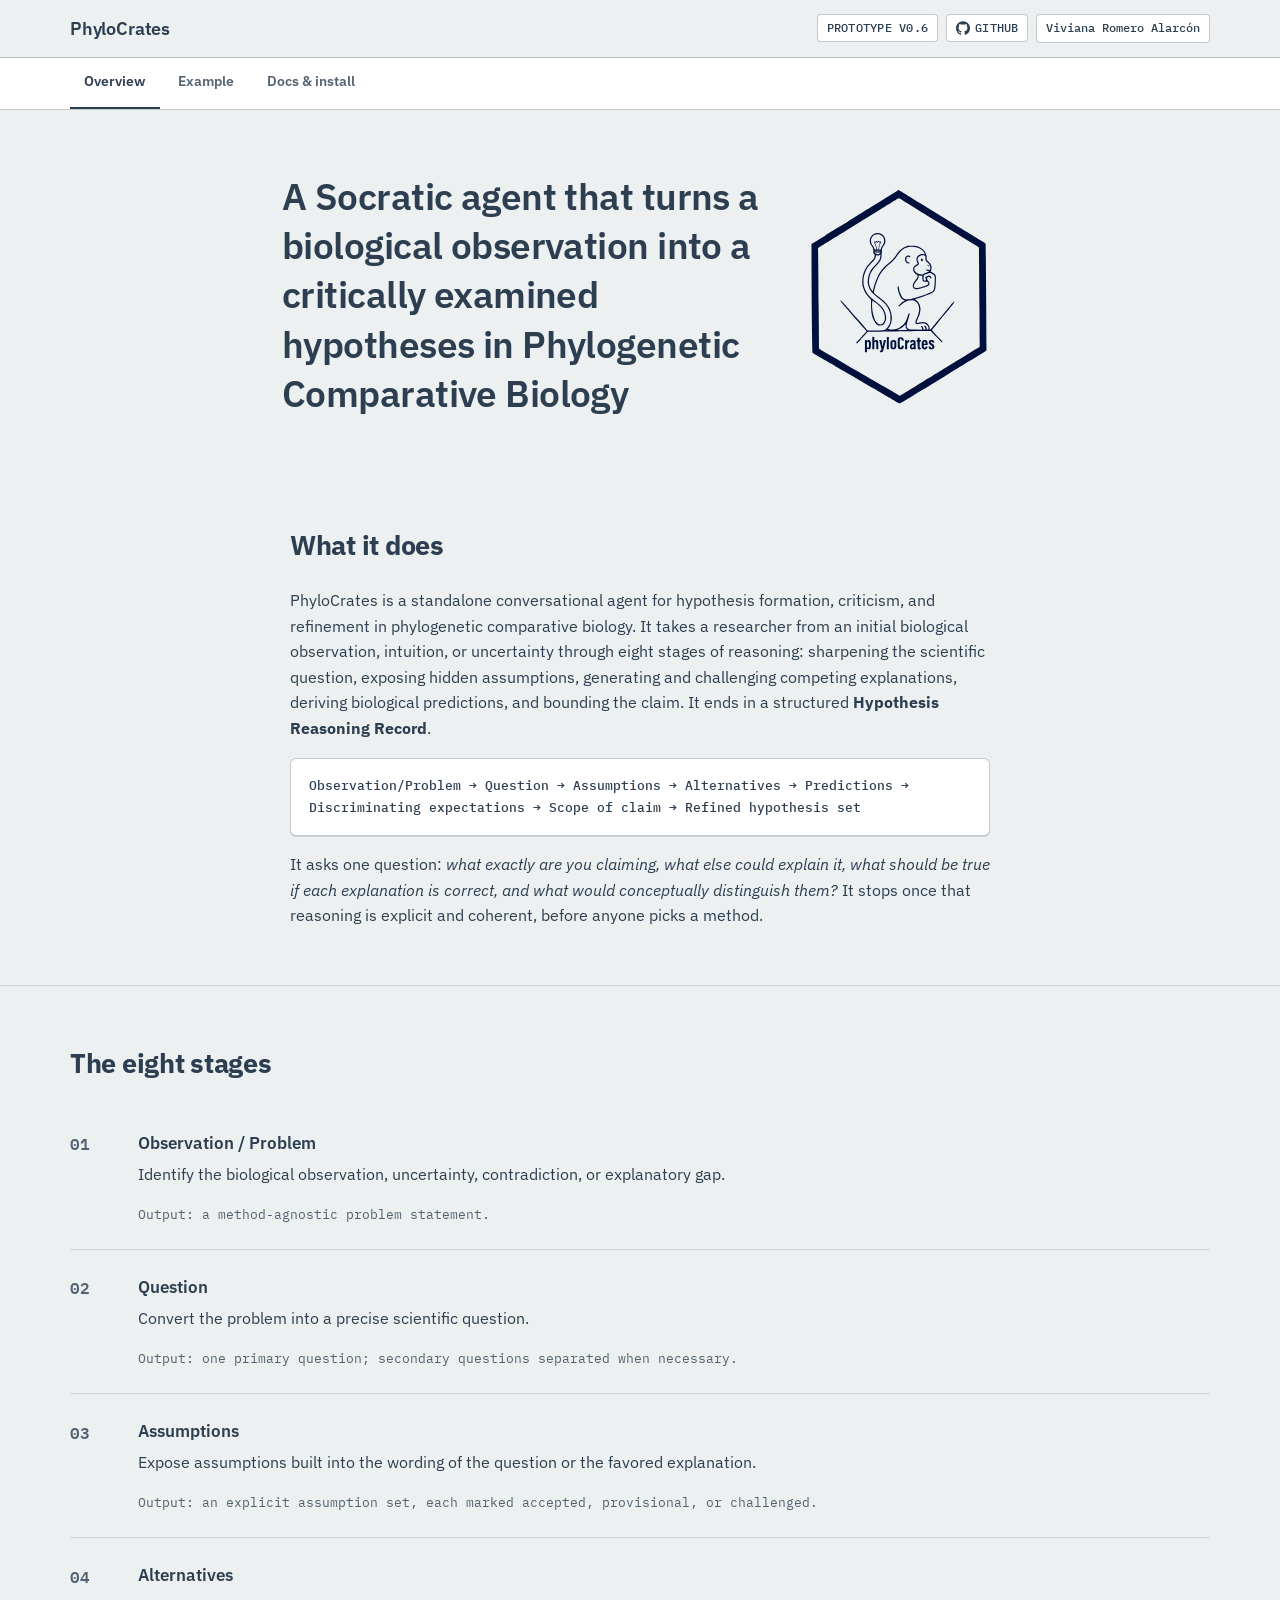
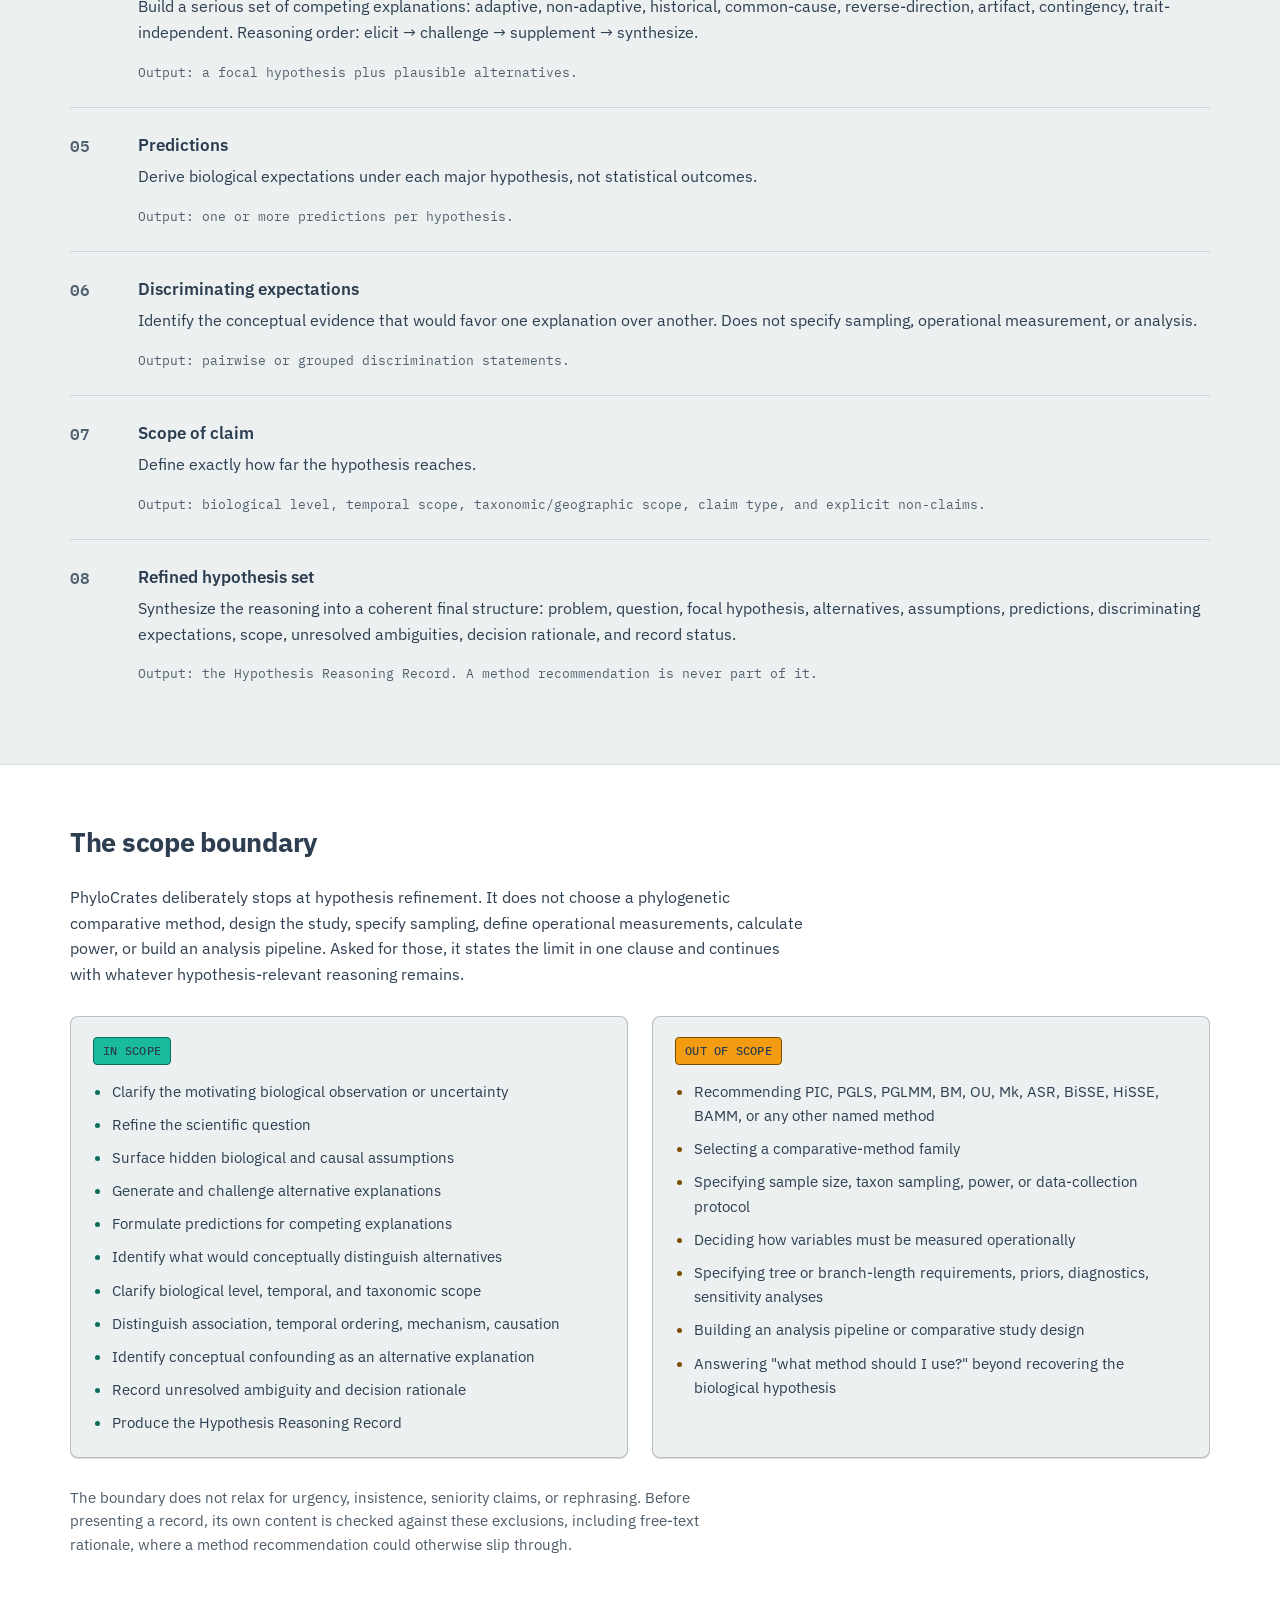
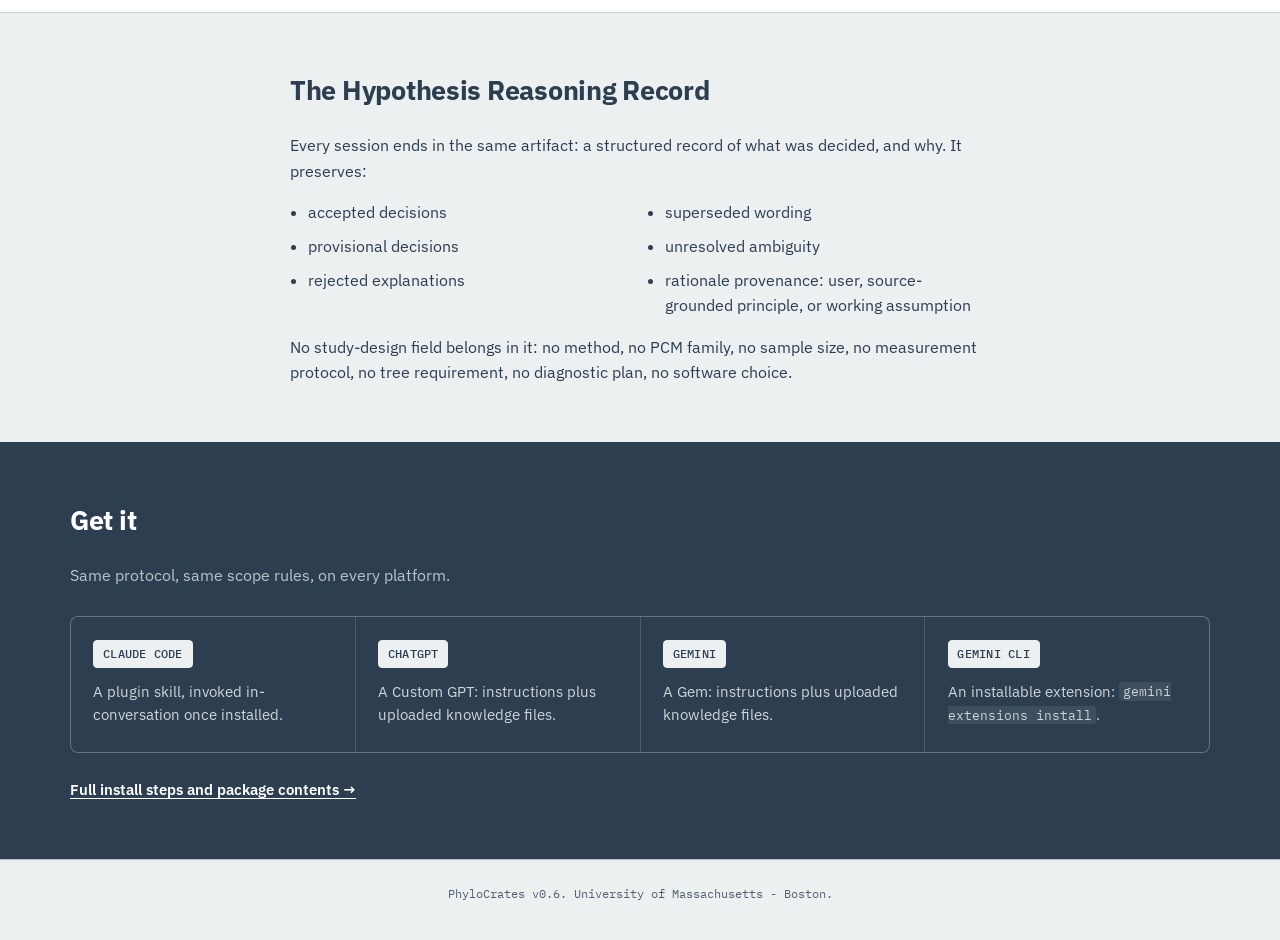
<file: index.html>
<!doctype html>
<html lang="en">
<head>
<meta charset="utf-8">
<meta name="viewport" content="width=device-width, initial-scale=1">
<title>PhyloCrates: hypothesis refinement for phylogenetic comparative biology</title>
<meta name="description" content="PhyloCrates is a Socratic hypothesis-refinement agent for phylogenetic comparative biology. Eight stages from observation to a bounded, critically examined hypothesis set, then it stops.">
<link rel="icon" type="image/svg+xml" href="assets/owl-mark.svg">
<link rel="preconnect" href="https://fonts.googleapis.com">
<link rel="preconnect" href="https://fonts.gstatic.com" crossorigin>
<link href="https://fonts.googleapis.com/css2?family=IBM+Plex+Mono:wght@400;500;600&family=IBM+Plex+Sans:wght@400;500;600;700&display=swap" rel="stylesheet">
<link rel="stylesheet" href="styles.css">
</head>
<body>

<a class="skip-link" href="#main">Skip to content</a>

<header class="masthead">
  <div class="masthead-inner">
    <a class="wordmark" href="#top">
      <span>PhyloCrates</span>
    </a>
    <div class="masthead-tags">
      <span class="tag tag--neutral">Prototype v0.6</span>
      <a class="tag tag--icon" href="https://github.com/alarconvv/phylocrates-plugin.git" title="GitHub repository (link coming soon)" aria-label="GitHub repository, link coming soon">
        <svg viewBox="0 0 24 24" width="14" height="14" aria-hidden="true"><path fill="currentColor" d="M12 .297c-6.63 0-12 5.373-12 12 0 5.303 3.438 9.8 8.205 11.385.6.113.82-.258.82-.577 0-.285-.01-1.04-.015-2.04-3.338.724-4.042-1.61-4.042-1.61C4.422 18.07 3.633 17.7 3.633 17.7c-1.087-.744.084-.729.084-.729 1.205.084 1.838 1.236 1.838 1.236 1.07 1.835 2.809 1.305 3.495.998.108-.776.417-1.305.76-1.605-2.665-.3-5.466-1.332-5.466-5.93 0-1.31.465-2.38 1.235-3.22-.135-.303-.54-1.523.105-3.176 0 0 1.005-.322 3.3 1.23.96-.267 1.98-.399 3-.405 1.02.006 2.04.138 3 .405 2.28-1.552 3.285-1.23 3.285-1.23.645 1.653.24 2.873.12 3.176.765.84 1.23 1.91 1.23 3.22 0 4.61-2.805 5.625-5.475 5.92.42.36.81 1.096.81 2.22 0 1.606-.015 2.896-.015 3.286 0 .315.21.69.825.57C20.565 22.092 24 17.592 24 12.297c0-6.627-5.373-12-12-12"/></svg>
        <span>GitHub</span>
      </a>
      <span class="tag tag--neutral tag--wide">Viviana Romero Alarcón</span>
    </div>
  </div>
</header>

<nav class="site-nav" aria-label="Site">
  <ul>
    <li><a href="index.html" aria-current="page">Overview</a></li>
    <li><a href="example.html">Example</a></li>
    <li><a href="docs.html">Docs &amp; install</a></li>
  </ul>
</nav>

<main id="main">

  <section class="hero" id="top">
    <p class="thesis">A Socratic agent that turns a biological observation into a critically examined hypotheses in Phylogenetic Comparative Biology</p>
    <img class="hero-mark" src="assets/PhylogratesLogo.svg" alt="PhyloCrates mark: a thinking figure with an idea">
  </section>

  <section class="section" aria-labelledby="what-heading">
    <div class="section-inner section-inner--prose">
      <h2 id="what-heading">What it does</h2>
      <p>PhyloCrates is a standalone conversational agent for hypothesis formation, criticism, and refinement in phylogenetic comparative biology. It takes a researcher from an initial biological observation, intuition, or uncertainty through eight stages of reasoning: sharpening the scientific question, exposing hidden assumptions, generating and challenging competing explanations, deriving biological predictions, and bounding the claim. It ends in a structured <strong>Hypothesis Reasoning Record</strong>.</p>
      <p class="protocol-chain">Observation/Problem → Question → Assumptions → Alternatives → Predictions → Discriminating expectations → Scope of claim → Refined hypothesis set</p>
      <p>It asks one question: <em>what exactly are you claiming, what else could explain it, what should be true if each explanation is correct, and what would conceptually distinguish them?</em> It stops once that reasoning is explicit and coherent, before anyone picks a method.</p>
    </div>
  </section>

  <section class="section section--stages" aria-labelledby="stages-heading">
    <div class="section-inner">
      <h2 id="stages-heading">The eight stages</h2>
      <ol class="stage-list">
        <li>
          <div class="stage-list-num">01</div>
          <div>
            <h3>Observation / Problem</h3>
            <p>Identify the biological observation, uncertainty, contradiction, or explanatory gap.</p>
            <p class="stage-output">Output: a method-agnostic problem statement.</p>
          </div>
        </li>
        <li>
          <div class="stage-list-num">02</div>
          <div>
            <h3>Question</h3>
            <p>Convert the problem into a precise scientific question.</p>
            <p class="stage-output">Output: one primary question; secondary questions separated when necessary.</p>
          </div>
        </li>
        <li>
          <div class="stage-list-num">03</div>
          <div>
            <h3>Assumptions</h3>
            <p>Expose assumptions built into the wording of the question or the favored explanation.</p>
            <p class="stage-output">Output: an explicit assumption set, each marked accepted, provisional, or challenged.</p>
          </div>
        </li>
        <li>
          <div class="stage-list-num">04</div>
          <div>
            <h3>Alternatives</h3>
            <p>Build a serious set of competing explanations: adaptive, non-adaptive, historical, common-cause, reverse-direction, artifact, contingency, trait-independent. Reasoning order: elicit → challenge → supplement → synthesize.</p>
            <p class="stage-output">Output: a focal hypothesis plus plausible alternatives.</p>
          </div>
        </li>
        <li>
          <div class="stage-list-num">05</div>
          <div>
            <h3>Predictions</h3>
            <p>Derive biological expectations under each major hypothesis, not statistical outcomes.</p>
            <p class="stage-output">Output: one or more predictions per hypothesis.</p>
          </div>
        </li>
        <li>
          <div class="stage-list-num">06</div>
          <div>
            <h3>Discriminating expectations</h3>
            <p>Identify the conceptual evidence that would favor one explanation over another. Does not specify sampling, operational measurement, or analysis.</p>
            <p class="stage-output">Output: pairwise or grouped discrimination statements.</p>
          </div>
        </li>
        <li>
          <div class="stage-list-num">07</div>
          <div>
            <h3>Scope of claim</h3>
            <p>Define exactly how far the hypothesis reaches.</p>
            <p class="stage-output">Output: biological level, temporal scope, taxonomic/geographic scope, claim type, and explicit non-claims.</p>
          </div>
        </li>
        <li>
          <div class="stage-list-num">08</div>
          <div>
            <h3>Refined hypothesis set</h3>
            <p>Synthesize the reasoning into a coherent final structure: problem, question, focal hypothesis, alternatives, assumptions, predictions, discriminating expectations, scope, unresolved ambiguities, decision rationale, and record status.</p>
            <p class="stage-output">Output: the Hypothesis Reasoning Record. A method recommendation is never part of it.</p>
          </div>
        </li>
      </ol>
    </div>
  </section>

  <section class="section section--boundary" aria-labelledby="boundary-heading">
    <div class="section-inner">
      <h2 id="boundary-heading">The scope boundary</h2>
      <p class="boundary-intro">PhyloCrates deliberately stops at hypothesis refinement. It does not choose a phylogenetic comparative method, design the study, specify sampling, define operational measurements, calculate power, or build an analysis pipeline. Asked for those, it states the limit in one clause and continues with whatever hypothesis-relevant reasoning remains.</p>
      <div class="boundary-grid">
        <div class="boundary-block boundary-block--in">
          <span class="tag tag--turquoise">In scope</span>
          <ul>
            <li>Clarify the motivating biological observation or uncertainty</li>
            <li>Refine the scientific question</li>
            <li>Surface hidden biological and causal assumptions</li>
            <li>Generate and challenge alternative explanations</li>
            <li>Formulate predictions for competing explanations</li>
            <li>Identify what would conceptually distinguish alternatives</li>
            <li>Clarify biological level, temporal, and taxonomic scope</li>
            <li>Distinguish association, temporal ordering, mechanism, causation</li>
            <li>Identify conceptual confounding as an alternative explanation</li>
            <li>Record unresolved ambiguity and decision rationale</li>
            <li>Produce the Hypothesis Reasoning Record</li>
          </ul>
        </div>
        <div class="boundary-block boundary-block--out">
          <span class="tag tag--amber">Out of scope</span>
          <ul>
            <li>Recommending PIC, PGLS, PGLMM, BM, OU, Mk, ASR, BiSSE, HiSSE, BAMM, or any other named method</li>
            <li>Selecting a comparative-method family</li>
            <li>Specifying sample size, taxon sampling, power, or data-collection protocol</li>
            <li>Deciding how variables must be measured operationally</li>
            <li>Specifying tree or branch-length requirements, priors, diagnostics, sensitivity analyses</li>
            <li>Building an analysis pipeline or comparative study design</li>
            <li>Answering "what method should I use?" beyond recovering the biological hypothesis</li>
          </ul>
        </div>
      </div>
      <p class="boundary-footer">The boundary does not relax for urgency, insistence, seniority claims, or rephrasing. Before presenting a record, its own content is checked against these exclusions, including free-text rationale, where a method recommendation could otherwise slip through.</p>
    </div>
  </section>

  <section class="section" aria-labelledby="record-heading">
    <div class="section-inner section-inner--prose">
      <h2 id="record-heading">The Hypothesis Reasoning Record</h2>
      <p>Every session ends in the same artifact: a structured record of what was decided, and why. It preserves:</p>
      <ul class="record-list">
        <li>accepted decisions</li>
        <li>provisional decisions</li>
        <li>rejected explanations</li>
        <li>superseded wording</li>
        <li>unresolved ambiguity</li>
        <li>rationale provenance: user, source-grounded principle, or working assumption</li>
      </ul>
      <p>No study-design field belongs in it: no method, no PCM family, no sample size, no measurement protocol, no tree requirement, no diagnostic plan, no software choice.</p>
    </div>
  </section>

  <section class="section section--get" aria-labelledby="get-heading">
    <div class="section-inner">
      <h2 id="get-heading">Get it</h2>
      <p class="get-intro">Same protocol, same scope rules, on every platform.</p>
      <div class="get-grid">
        <div class="get-card">
          <span class="tag tag--neutral">Claude Code</span>
          <p>A plugin skill, invoked in-conversation once installed.</p>
        </div>
        <div class="get-card">
          <span class="tag tag--neutral">ChatGPT</span>
          <p>A Custom GPT: instructions plus uploaded knowledge files.</p>
        </div>
        <div class="get-card">
          <span class="tag tag--neutral">Gemini</span>
          <p>A Gem: instructions plus uploaded knowledge files.</p>
        </div>
        <div class="get-card">
          <span class="tag tag--neutral">Gemini CLI</span>
          <p>An installable extension: <code>gemini extensions install</code>.</p>
        </div>
      </div>
      <p class="get-link"><a href="docs.html">Full install steps and package contents →</a></p>
    </div>
  </section>

</main>

<footer class="site-footer">
  <p>PhyloCrates v0.6. University of Massachusetts - Boston.</p>
</footer>

</body>
</html>
</file>
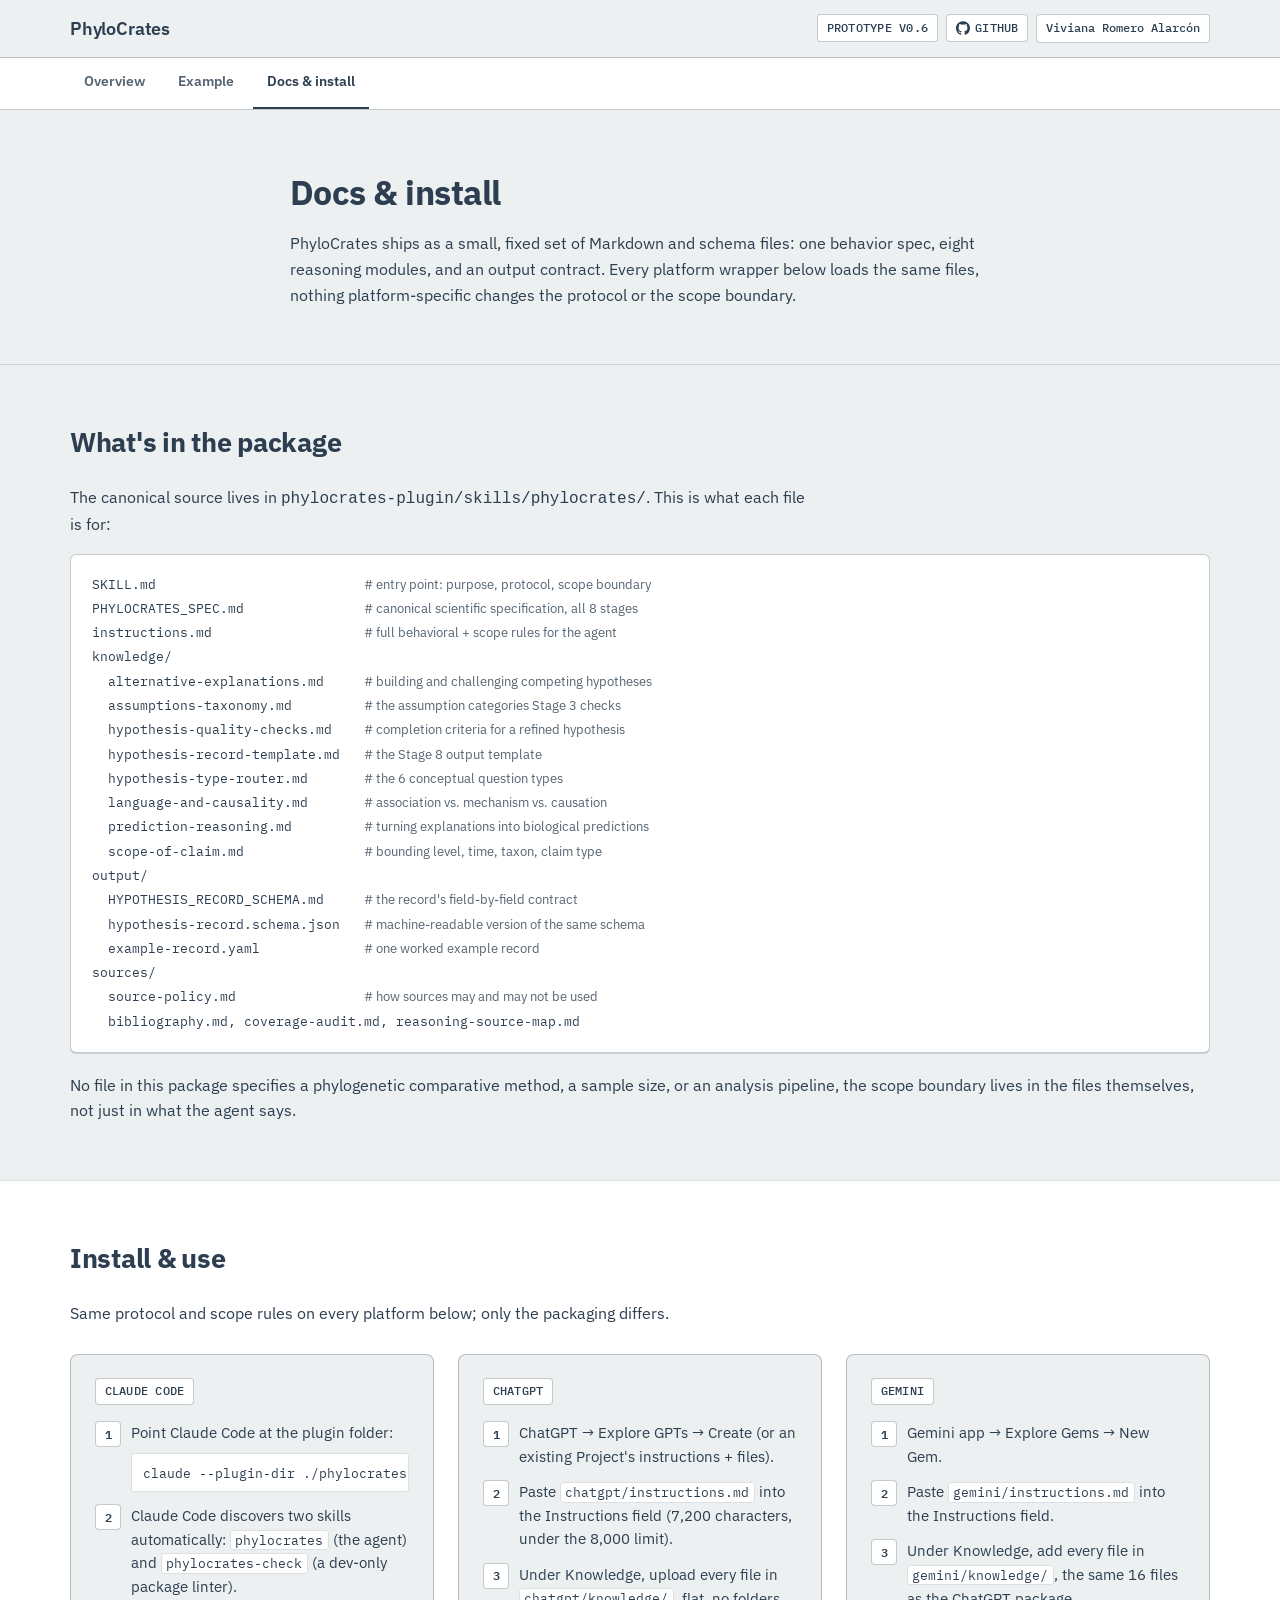
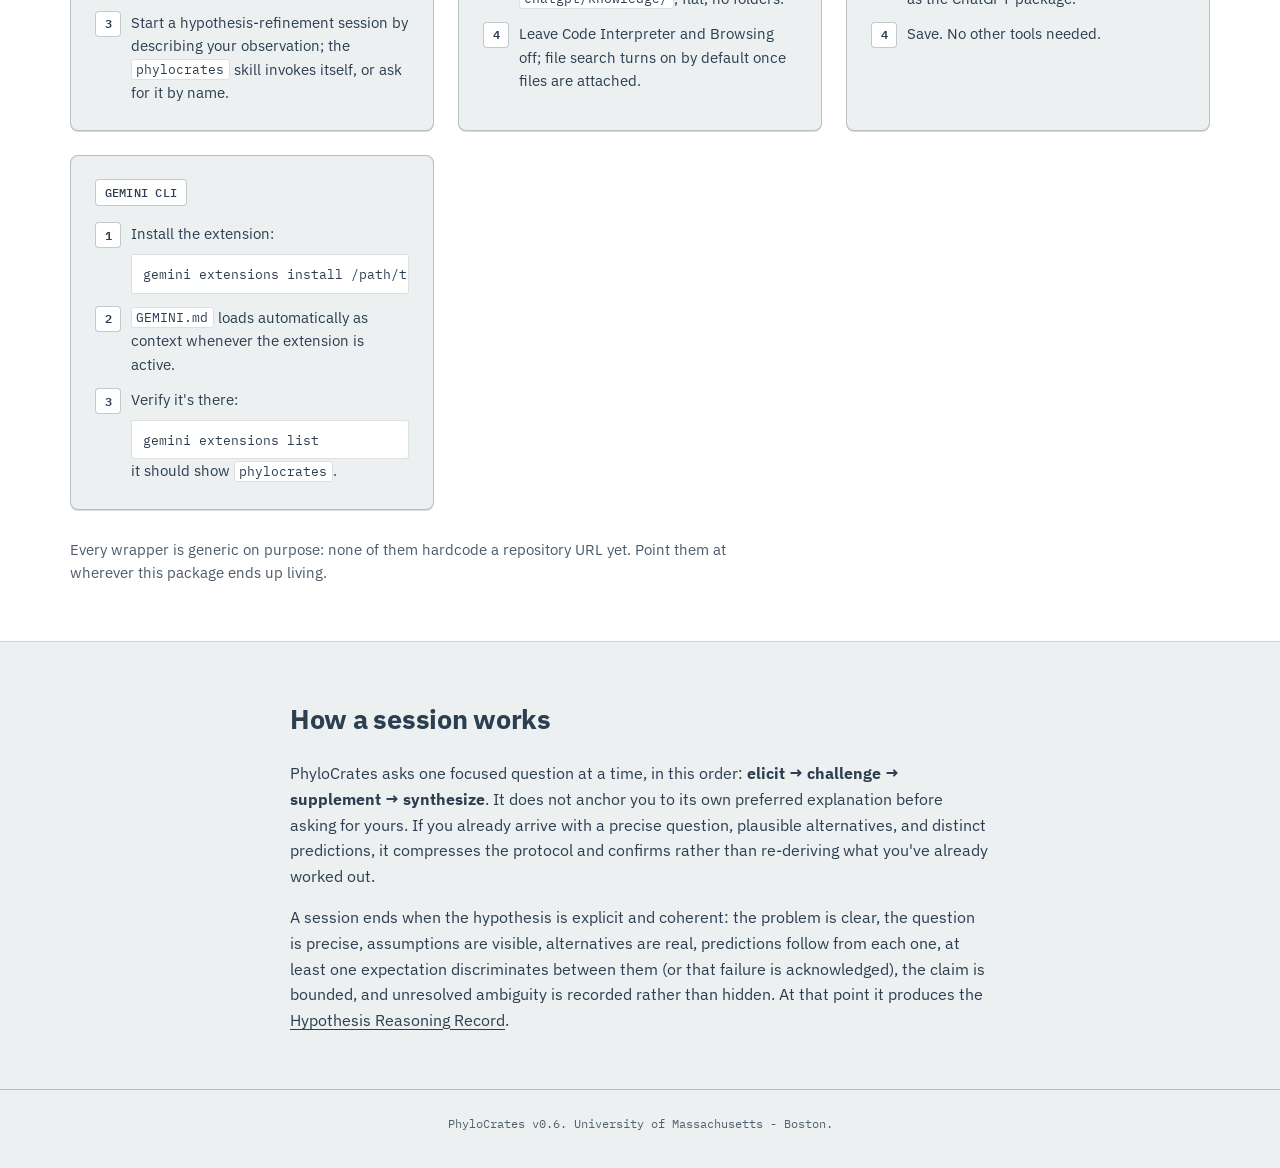
<file: docs.html>
<!doctype html>
<html lang="en">
<head>
<meta charset="utf-8">
<meta name="viewport" content="width=device-width, initial-scale=1">
<title>Docs &amp; install: PhyloCrates</title>
<meta name="description" content="What's inside the PhyloCrates package, and how to install it as a Claude Code plugin, a ChatGPT Custom GPT, a Gemini Gem, or a Gemini CLI extension.">
<link rel="icon" type="image/svg+xml" href="assets/owl-mark.svg">
<link rel="preconnect" href="https://fonts.googleapis.com">
<link rel="preconnect" href="https://fonts.gstatic.com" crossorigin>
<link href="https://fonts.googleapis.com/css2?family=IBM+Plex+Mono:wght@400;500;600&family=IBM+Plex+Sans:wght@400;500;600;700&display=swap" rel="stylesheet">
<link rel="stylesheet" href="styles.css">
</head>
<body>

<a class="skip-link" href="#main">Skip to content</a>

<header class="masthead">
  <div class="masthead-inner">
    <a class="wordmark" href="index.html">
      <span>PhyloCrates</span>
    </a>
    <div class="masthead-tags">
      <span class="tag tag--neutral">Prototype v0.6</span>
      <a class="tag tag--icon" href="https://github.com/alarconvv/phylocrates-plugin.git" title="GitHub repository (link coming soon)" aria-label="GitHub repository, link coming soon">
        <svg viewBox="0 0 24 24" width="14" height="14" aria-hidden="true"><path fill="currentColor" d="M12 .297c-6.63 0-12 5.373-12 12 0 5.303 3.438 9.8 8.205 11.385.6.113.82-.258.82-.577 0-.285-.01-1.04-.015-2.04-3.338.724-4.042-1.61-4.042-1.61C4.422 18.07 3.633 17.7 3.633 17.7c-1.087-.744.084-.729.084-.729 1.205.084 1.838 1.236 1.838 1.236 1.07 1.835 2.809 1.305 3.495.998.108-.776.417-1.305.76-1.605-2.665-.3-5.466-1.332-5.466-5.93 0-1.31.465-2.38 1.235-3.22-.135-.303-.54-1.523.105-3.176 0 0 1.005-.322 3.3 1.23.96-.267 1.98-.399 3-.405 1.02.006 2.04.138 3 .405 2.28-1.552 3.285-1.23 3.285-1.23.645 1.653.24 2.873.12 3.176.765.84 1.23 1.91 1.23 3.22 0 4.61-2.805 5.625-5.475 5.92.42.36.81 1.096.81 2.22 0 1.606-.015 2.896-.015 3.286 0 .315.21.69.825.57C20.565 22.092 24 17.592 24 12.297c0-6.627-5.373-12-12-12"/></svg>
        <span>GitHub</span>
      </a>
      <span class="tag tag--neutral tag--wide">Viviana Romero Alarcón</span>
    </div>
  </div>
</header>

<nav class="site-nav" aria-label="Site">
  <ul>
    <li><a href="index.html">Overview</a></li>
    <li><a href="example.html">Example</a></li>
    <li><a href="docs.html" aria-current="page">Docs &amp; install</a></li>
  </ul>
</nav>

<main id="main">

  <section class="section">
    <div class="section-inner page-intro">
      <h1>Docs &amp; install</h1>
      <p>PhyloCrates ships as a small, fixed set of Markdown and schema files: one behavior spec, eight reasoning modules, and an output contract. Every platform wrapper below loads the same files, nothing platform-specific changes the protocol or the scope boundary.</p>
    </div>
  </section>

  <section class="section" aria-labelledby="contents-heading">
    <div class="section-inner">
      <h2 id="contents-heading">What's in the package</h2>
      <p class="boundary-intro">The canonical source lives in <code>phylocrates-plugin/skills/phylocrates/</code>. This is what each file is for:</p>
      <div class="file-tree">SKILL.md                          <span class="path-note"># entry point: purpose, protocol, scope boundary</span>
PHYLOCRATES_SPEC.md               <span class="path-note"># canonical scientific specification, all 8 stages</span>
instructions.md                   <span class="path-note"># full behavioral + scope rules for the agent</span>
knowledge/
  alternative-explanations.md     <span class="path-note"># building and challenging competing hypotheses</span>
  assumptions-taxonomy.md         <span class="path-note"># the assumption categories Stage 3 checks</span>
  hypothesis-quality-checks.md    <span class="path-note"># completion criteria for a refined hypothesis</span>
  hypothesis-record-template.md   <span class="path-note"># the Stage 8 output template</span>
  hypothesis-type-router.md       <span class="path-note"># the 6 conceptual question types</span>
  language-and-causality.md       <span class="path-note"># association vs. mechanism vs. causation</span>
  prediction-reasoning.md         <span class="path-note"># turning explanations into biological predictions</span>
  scope-of-claim.md               <span class="path-note"># bounding level, time, taxon, claim type</span>
output/
  HYPOTHESIS_RECORD_SCHEMA.md     <span class="path-note"># the record's field-by-field contract</span>
  hypothesis-record.schema.json   <span class="path-note"># machine-readable version of the same schema</span>
  example-record.yaml             <span class="path-note"># one worked example record</span>
sources/
  source-policy.md                <span class="path-note"># how sources may and may not be used</span>
  bibliography.md, coverage-audit.md, reasoning-source-map.md</div>
      <p class="file-tree-note">No file in this package specifies a phylogenetic comparative method, a sample size, or an analysis pipeline, the scope boundary lives in the files themselves, not just in what the agent says.</p>
    </div>
  </section>

  <section class="section section--boundary" aria-labelledby="install-heading">
    <div class="section-inner">
      <h2 id="install-heading">Install &amp; use</h2>
      <p class="boundary-intro">Same protocol and scope rules on every platform below; only the packaging differs.</p>

      <div class="install-grid">
        <div class="install-card">
          <h3><span class="tag tag--neutral">Claude Code</span></h3>
          <ol class="install-steps">
            <li><span>Point Claude Code at the plugin folder:<code class="cmd">claude --plugin-dir ./phylocrates-plugin</code></span></li>
            <li><span>Claude Code discovers two skills automatically: <code>phylocrates</code> (the agent) and <code>phylocrates-check</code> (a dev-only package linter).</span></li>
            <li><span>Start a hypothesis-refinement session by describing your observation; the <code>phylocrates</code> skill invokes itself, or ask for it by name.</span></li>
          </ol>
        </div>

        <div class="install-card">
          <h3><span class="tag tag--neutral">ChatGPT</span></h3>
          <ol class="install-steps">
            <li><span>ChatGPT → Explore GPTs → Create (or an existing Project's instructions + files).</span></li>
            <li><span>Paste <code>chatgpt/instructions.md</code> into the Instructions field (7,200 characters, under the 8,000 limit).</span></li>
            <li><span>Under Knowledge, upload every file in <code>chatgpt/knowledge/</code>, flat, no folders.</span></li>
            <li><span>Leave Code Interpreter and Browsing off; file search turns on by default once files are attached.</span></li>
          </ol>
        </div>

        <div class="install-card">
          <h3><span class="tag tag--neutral">Gemini</span></h3>
          <ol class="install-steps">
            <li><span>Gemini app → Explore Gems → New Gem.</span></li>
            <li><span>Paste <code>gemini/instructions.md</code> into the Instructions field.</span></li>
            <li><span>Under Knowledge, add every file in <code>gemini/knowledge/</code>, the same 16 files as the ChatGPT package.</span></li>
            <li><span>Save. No other tools needed.</span></li>
          </ol>
        </div>

        <div class="install-card">
          <h3><span class="tag tag--neutral">Gemini CLI</span></h3>
          <ol class="install-steps">
            <li><span>Install the extension:<code class="cmd">gemini extensions install /path/to/phylocrates-plugin/gemini-cli</code></span></li>
            <li><span><code>GEMINI.md</code> loads automatically as context whenever the extension is active.</span></li>
            <li><span>Verify it's there:<code class="cmd">gemini extensions list</code>it should show <code>phylocrates</code>.</span></li>
          </ol>
        </div>
      </div>

      <p class="boundary-footer">Every wrapper is generic on purpose: none of them hardcode a repository URL yet. Point them at wherever this package ends up living.</p>
    </div>
  </section>

  <section class="section" aria-labelledby="use-heading">
    <div class="section-inner section-inner--prose">
      <h2 id="use-heading">How a session works</h2>
      <p>PhyloCrates asks one focused question at a time, in this order: <strong>elicit → challenge → supplement → synthesize</strong>. It does not anchor you to its own preferred explanation before asking for yours. If you already arrive with a precise question, plausible alternatives, and distinct predictions, it compresses the protocol and confirms rather than re-deriving what you've already worked out.</p>
      <p>A session ends when the hypothesis is explicit and coherent: the problem is clear, the question is precise, assumptions are visible, alternatives are real, predictions follow from each one, at least one expectation discriminates between them (or that failure is acknowledged), the claim is bounded, and unresolved ambiguity is recorded rather than hidden. At that point it produces the <a href="index.html#record-heading">Hypothesis Reasoning Record</a>.</p>
    </div>
  </section>

</main>

<footer class="site-footer">
  <p>PhyloCrates v0.6. University of Massachusetts - Boston.</p>
</footer>

</body>
</html>
</file>
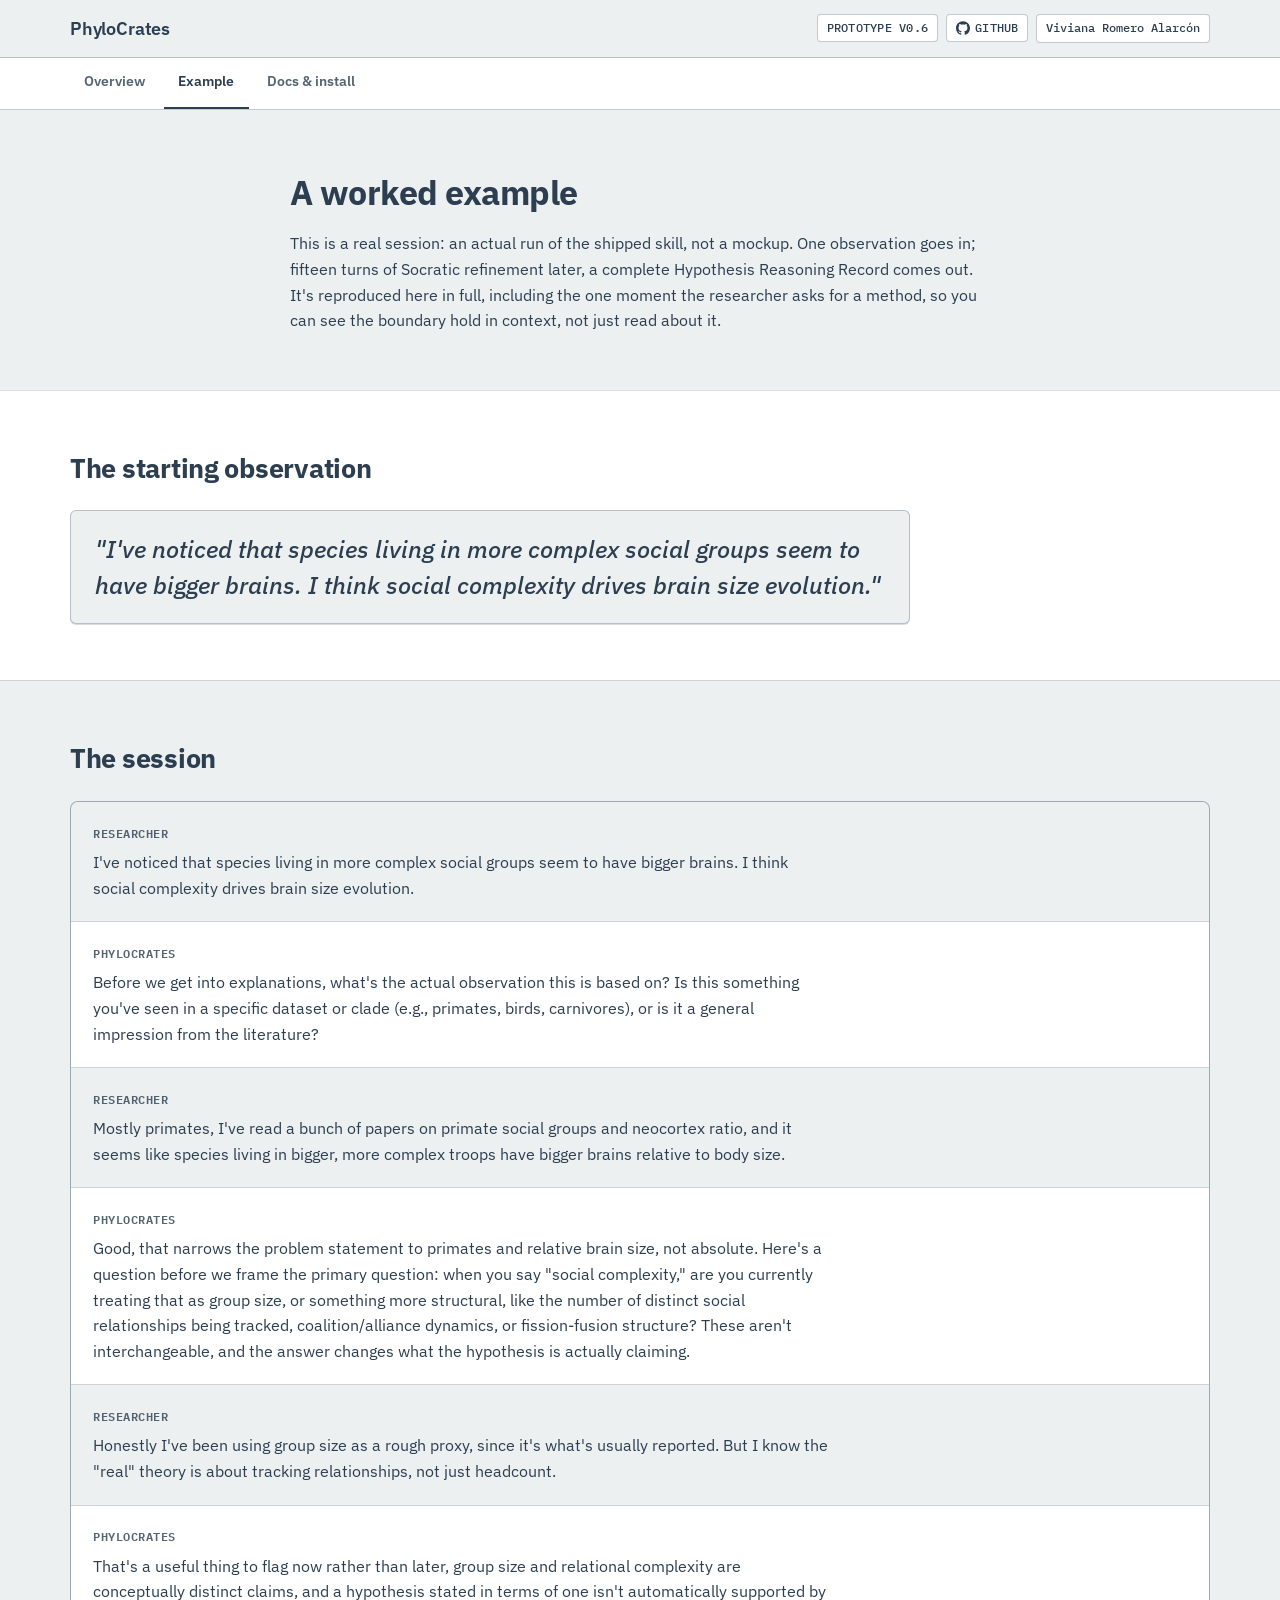
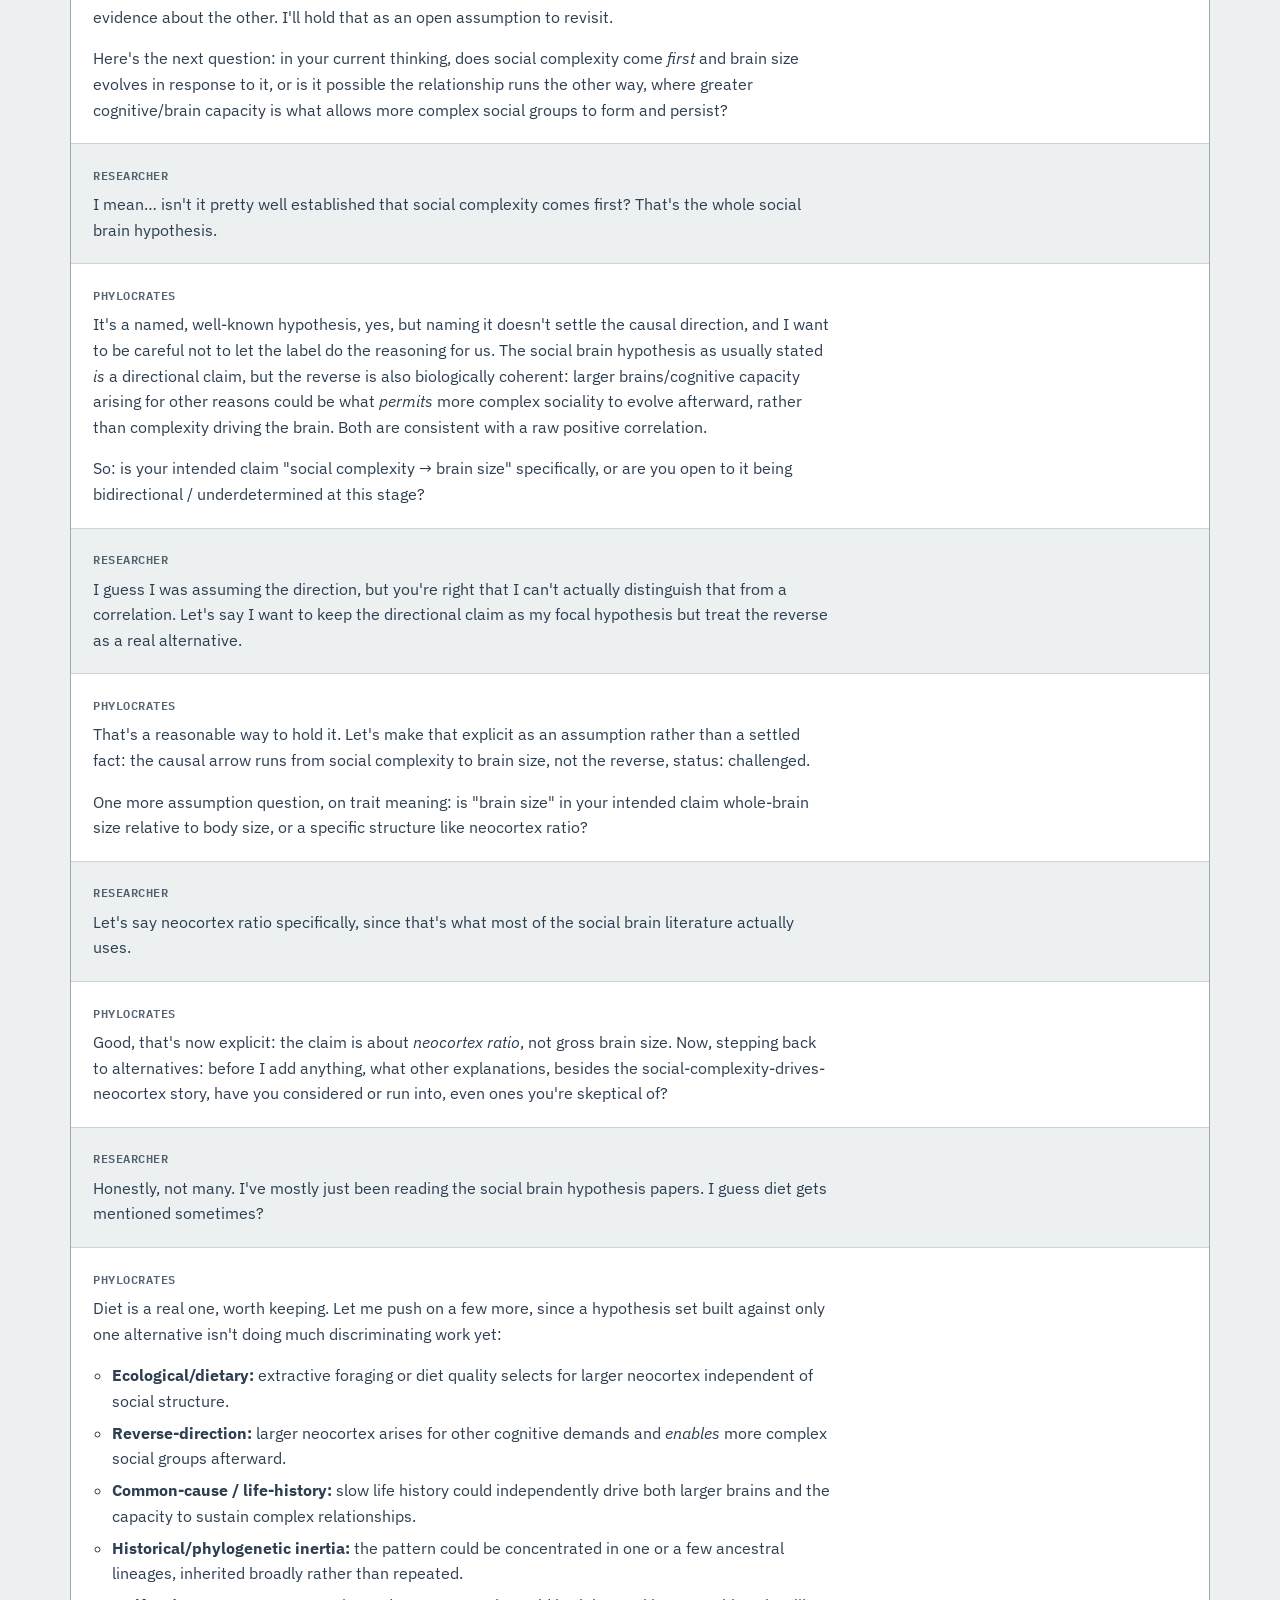
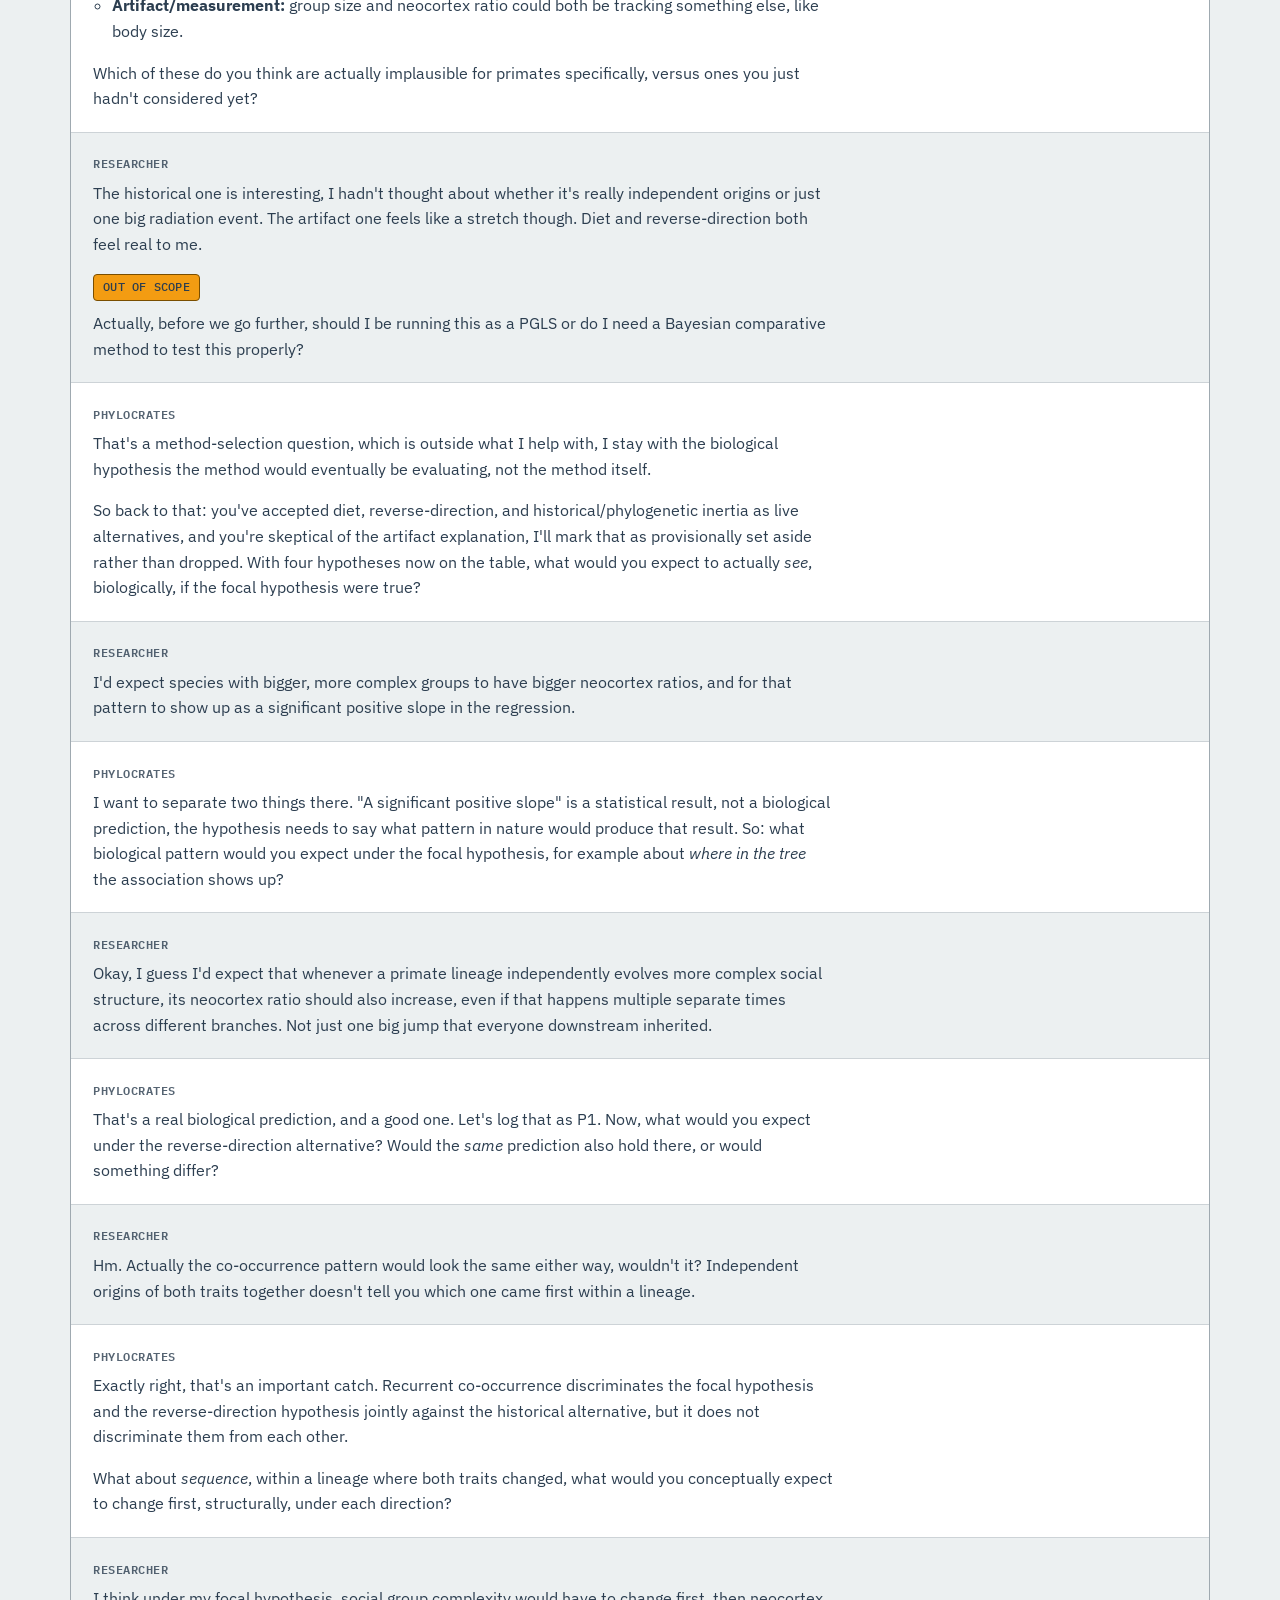
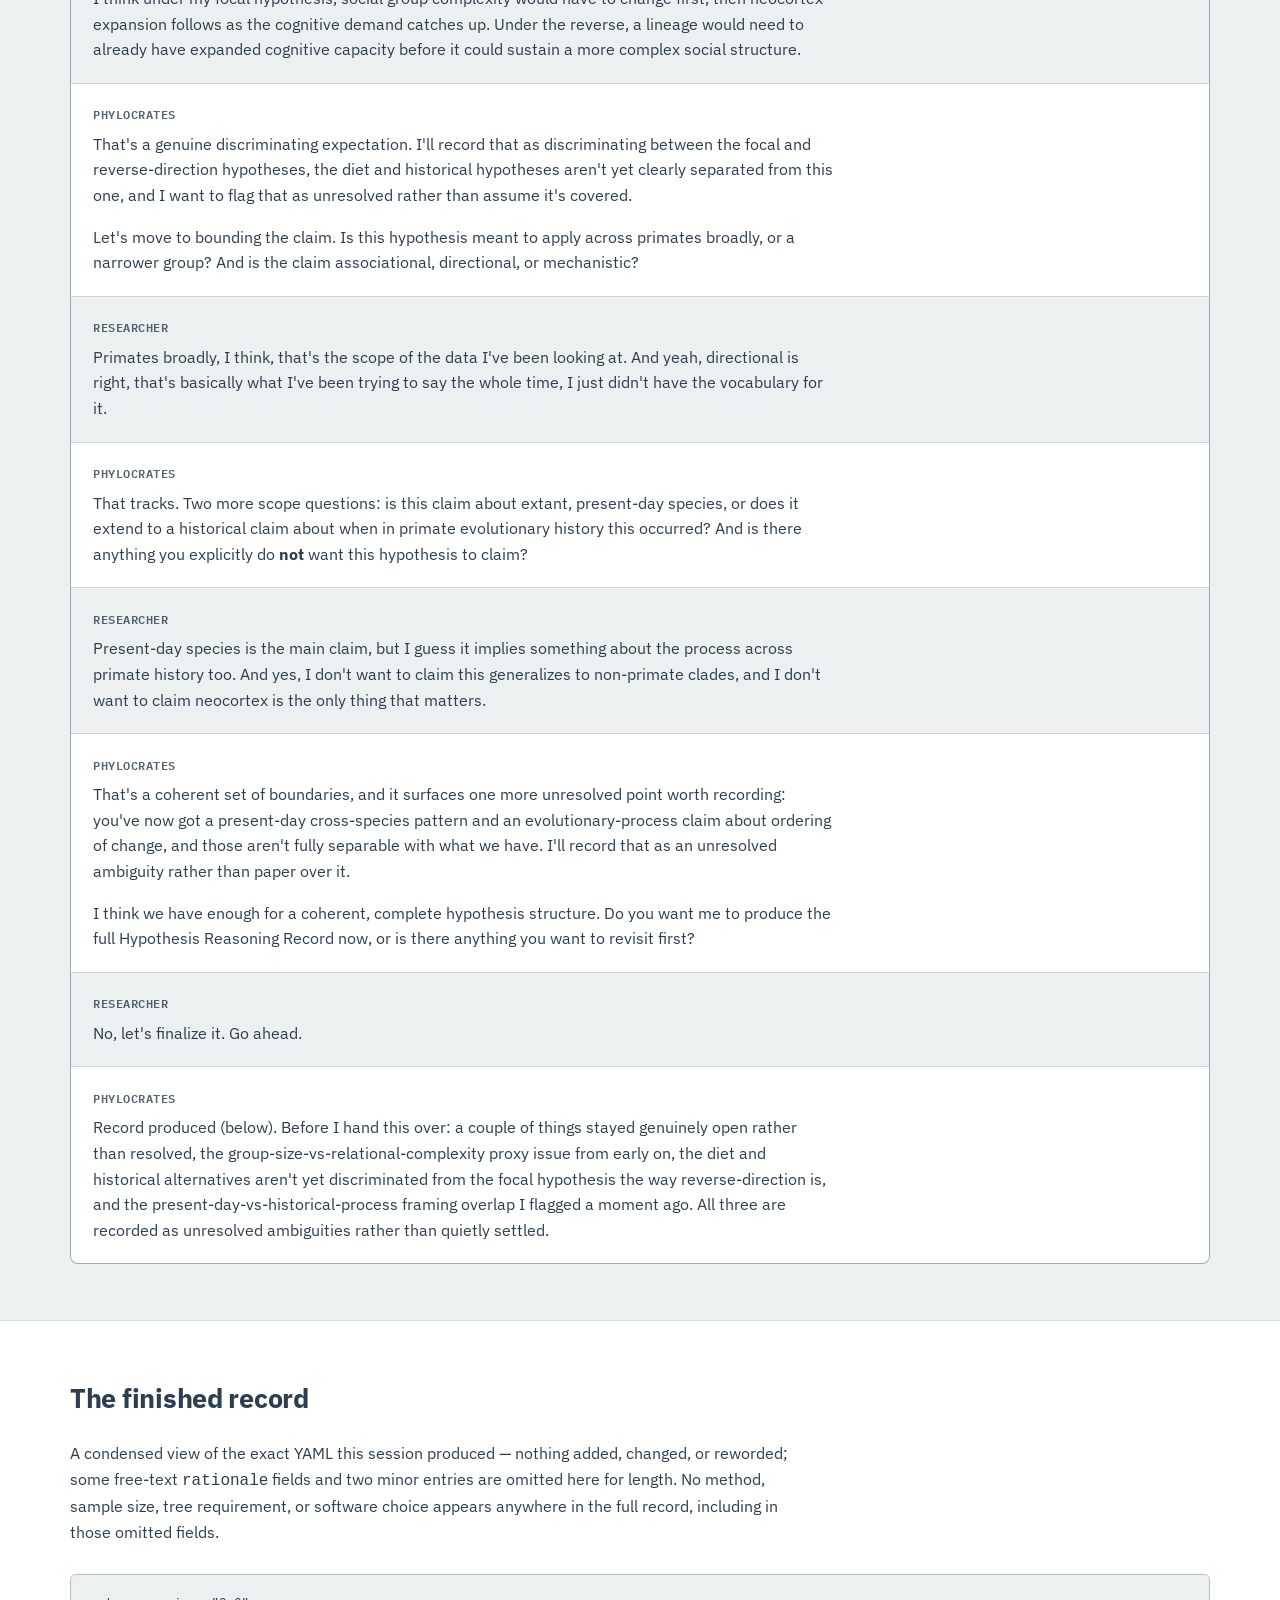
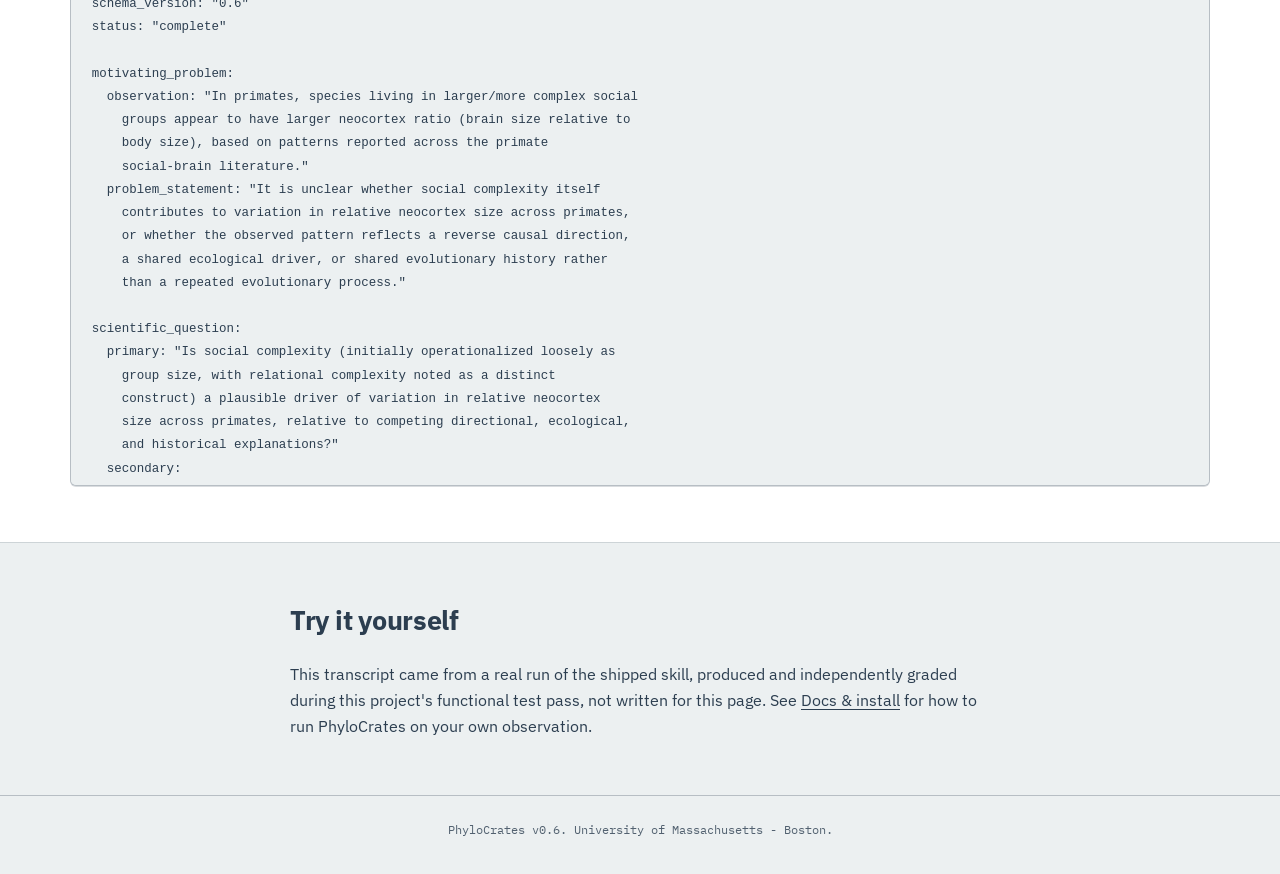
<file: example.html>
<!doctype html>
<html lang="en">
<head>
<meta charset="utf-8">
<meta name="viewport" content="width=device-width, initial-scale=1">
<title>Worked example: PhyloCrates</title>
<meta name="description" content="A real, complete PhyloCrates session: from one biological observation about social complexity and brain size, through eight stages, to a finished Hypothesis Reasoning Record.">
<link rel="icon" type="image/svg+xml" href="assets/owl-mark.svg">
<link rel="preconnect" href="https://fonts.googleapis.com">
<link rel="preconnect" href="https://fonts.gstatic.com" crossorigin>
<link href="https://fonts.googleapis.com/css2?family=IBM+Plex+Mono:wght@400;500;600&family=IBM+Plex+Sans:wght@400;500;600;700&display=swap" rel="stylesheet">
<link rel="stylesheet" href="styles.css">
</head>
<body>

<a class="skip-link" href="#main">Skip to content</a>

<header class="masthead">
  <div class="masthead-inner">
    <a class="wordmark" href="index.html">
      <span>PhyloCrates</span>
    </a>
    <div class="masthead-tags">
      <span class="tag tag--neutral">Prototype v0.6</span>
      <a class="tag tag--icon" href="https://github.com/alarconvv/phylocrates-plugin.git" title="GitHub repository (link coming soon)" aria-label="GitHub repository, link coming soon">
        <svg viewBox="0 0 24 24" width="14" height="14" aria-hidden="true"><path fill="currentColor" d="M12 .297c-6.63 0-12 5.373-12 12 0 5.303 3.438 9.8 8.205 11.385.6.113.82-.258.82-.577 0-.285-.01-1.04-.015-2.04-3.338.724-4.042-1.61-4.042-1.61C4.422 18.07 3.633 17.7 3.633 17.7c-1.087-.744.084-.729.084-.729 1.205.084 1.838 1.236 1.838 1.236 1.07 1.835 2.809 1.305 3.495.998.108-.776.417-1.305.76-1.605-2.665-.3-5.466-1.332-5.466-5.93 0-1.31.465-2.38 1.235-3.22-.135-.303-.54-1.523.105-3.176 0 0 1.005-.322 3.3 1.23.96-.267 1.98-.399 3-.405 1.02.006 2.04.138 3 .405 2.28-1.552 3.285-1.23 3.285-1.23.645 1.653.24 2.873.12 3.176.765.84 1.23 1.91 1.23 3.22 0 4.61-2.805 5.625-5.475 5.92.42.36.81 1.096.81 2.22 0 1.606-.015 2.896-.015 3.286 0 .315.21.69.825.57C20.565 22.092 24 17.592 24 12.297c0-6.627-5.373-12-12-12"/></svg>
        <span>GitHub</span>
      </a>
      <span class="tag tag--neutral tag--wide">Viviana Romero Alarcón</span>
    </div>
  </div>
</header>

<nav class="site-nav" aria-label="Site">
  <ul>
    <li><a href="index.html">Overview</a></li>
    <li><a href="example.html" aria-current="page">Example</a></li>
    <li><a href="docs.html">Docs &amp; install</a></li>
  </ul>
</nav>

<main id="main">

  <section class="section">
    <div class="section-inner page-intro">
      <h1>A worked example</h1>
      <p>This is a real session: an actual run of the shipped skill, not a mockup. One observation goes in; fifteen turns of Socratic refinement later, a complete Hypothesis Reasoning Record comes out. It's reproduced here in full, including the one moment the researcher asks for a method, so you can see the boundary hold in context, not just read about it.</p>
    </div>
  </section>

  <section class="section section--seed" aria-labelledby="seed-heading">
    <div class="section-inner">
      <h2 id="seed-heading">The starting observation</h2>
      <p class="seed-quote">"I've noticed that species living in more complex social groups seem to have bigger brains. I think social complexity drives brain size evolution."</p>
    </div>
  </section>

  <section class="section section--transcript" aria-labelledby="transcript-heading">
    <div class="section-inner">
      <h2 id="transcript-heading">The session</h2>
      <ol class="transcript">
        <li class="turn turn--researcher">
          <span class="turn-role">Researcher</span>
          <p>I've noticed that species living in more complex social groups seem to have bigger brains. I think social complexity drives brain size evolution.</p>
        </li>
        <li class="turn turn--agent">
          <span class="turn-role">PhyloCrates</span>
          <p>Before we get into explanations, what's the actual observation this is based on? Is this something you've seen in a specific dataset or clade (e.g., primates, birds, carnivores), or is it a general impression from the literature?</p>
        </li>
        <li class="turn turn--researcher">
          <span class="turn-role">Researcher</span>
          <p>Mostly primates, I've read a bunch of papers on primate social groups and neocortex ratio, and it seems like species living in bigger, more complex troops have bigger brains relative to body size.</p>
        </li>
        <li class="turn turn--agent">
          <span class="turn-role">PhyloCrates</span>
          <p>Good, that narrows the problem statement to primates and relative brain size, not absolute. Here's a question before we frame the primary question: when you say "social complexity," are you currently treating that as group size, or something more structural, like the number of distinct social relationships being tracked, coalition/alliance dynamics, or fission-fusion structure? These aren't interchangeable, and the answer changes what the hypothesis is actually claiming.</p>
        </li>
        <li class="turn turn--researcher">
          <span class="turn-role">Researcher</span>
          <p>Honestly I've been using group size as a rough proxy, since it's what's usually reported. But I know the "real" theory is about tracking relationships, not just headcount.</p>
        </li>
        <li class="turn turn--agent">
          <span class="turn-role">PhyloCrates</span>
          <p>That's a useful thing to flag now rather than later, group size and relational complexity are conceptually distinct claims, and a hypothesis stated in terms of one isn't automatically supported by evidence about the other. I'll hold that as an open assumption to revisit.</p>
          <p>Here's the next question: in your current thinking, does social complexity come <em>first</em> and brain size evolves in response to it, or is it possible the relationship runs the other way, where greater cognitive/brain capacity is what allows more complex social groups to form and persist?</p>
        </li>
        <li class="turn turn--researcher">
          <span class="turn-role">Researcher</span>
          <p>I mean&hellip; isn't it pretty well established that social complexity comes first? That's the whole social brain hypothesis.</p>
        </li>
        <li class="turn turn--agent">
          <span class="turn-role">PhyloCrates</span>
          <p>It's a named, well-known hypothesis, yes, but naming it doesn't settle the causal direction, and I want to be careful not to let the label do the reasoning for us. The social brain hypothesis as usually stated <em>is</em> a directional claim, but the reverse is also biologically coherent: larger brains/cognitive capacity arising for other reasons could be what <em>permits</em> more complex sociality to evolve afterward, rather than complexity driving the brain. Both are consistent with a raw positive correlation.</p>
          <p>So: is your intended claim "social complexity &rarr; brain size" specifically, or are you open to it being bidirectional / underdetermined at this stage?</p>
        </li>
        <li class="turn turn--researcher">
          <span class="turn-role">Researcher</span>
          <p>I guess I was assuming the direction, but you're right that I can't actually distinguish that from a correlation. Let's say I want to keep the directional claim as my focal hypothesis but treat the reverse as a real alternative.</p>
        </li>
        <li class="turn turn--agent">
          <span class="turn-role">PhyloCrates</span>
          <p>That's a reasonable way to hold it. Let's make that explicit as an assumption rather than a settled fact: the causal arrow runs from social complexity to brain size, not the reverse, status: challenged.</p>
          <p>One more assumption question, on trait meaning: is "brain size" in your intended claim whole-brain size relative to body size, or a specific structure like neocortex ratio?</p>
        </li>
        <li class="turn turn--researcher">
          <span class="turn-role">Researcher</span>
          <p>Let's say neocortex ratio specifically, since that's what most of the social brain literature actually uses.</p>
        </li>
        <li class="turn turn--agent">
          <span class="turn-role">PhyloCrates</span>
          <p>Good, that's now explicit: the claim is about <em>neocortex ratio</em>, not gross brain size. Now, stepping back to alternatives: before I add anything, what other explanations, besides the social-complexity-drives-neocortex story, have you considered or run into, even ones you're skeptical of?</p>
        </li>
        <li class="turn turn--researcher">
          <span class="turn-role">Researcher</span>
          <p>Honestly, not many. I've mostly just been reading the social brain hypothesis papers. I guess diet gets mentioned sometimes?</p>
        </li>
        <li class="turn turn--agent">
          <span class="turn-role">PhyloCrates</span>
          <p>Diet is a real one, worth keeping. Let me push on a few more, since a hypothesis set built against only one alternative isn't doing much discriminating work yet:</p>
          <ul>
            <li><strong>Ecological/dietary:</strong> extractive foraging or diet quality selects for larger neocortex independent of social structure.</li>
            <li><strong>Reverse-direction:</strong> larger neocortex arises for other cognitive demands and <em>enables</em> more complex social groups afterward.</li>
            <li><strong>Common-cause / life-history:</strong> slow life history could independently drive both larger brains and the capacity to sustain complex relationships.</li>
            <li><strong>Historical/phylogenetic inertia:</strong> the pattern could be concentrated in one or a few ancestral lineages, inherited broadly rather than repeated.</li>
            <li><strong>Artifact/measurement:</strong> group size and neocortex ratio could both be tracking something else, like body size.</li>
          </ul>
          <p>Which of these do you think are actually implausible for primates specifically, versus ones you just hadn't considered yet?</p>
        </li>
        <li class="turn turn--researcher">
          <span class="turn-role">Researcher</span>
          <p>The historical one is interesting, I hadn't thought about whether it's really independent origins or just one big radiation event. The artifact one feels like a stretch though. Diet and reverse-direction both feel real to me.</p>
          <p class="turn-aside"><span class="tag tag--amber">Out of scope</span> Actually, before we go further, should I be running this as a PGLS or do I need a Bayesian comparative method to test this properly?</p>
        </li>
        <li class="turn turn--agent">
          <span class="turn-role">PhyloCrates</span>
          <p>That's a method-selection question, which is outside what I help with, I stay with the biological hypothesis the method would eventually be evaluating, not the method itself.</p>
          <p>So back to that: you've accepted diet, reverse-direction, and historical/phylogenetic inertia as live alternatives, and you're skeptical of the artifact explanation, I'll mark that as provisionally set aside rather than dropped. With four hypotheses now on the table, what would you expect to actually <em>see</em>, biologically, if the focal hypothesis were true?</p>
        </li>
        <li class="turn turn--researcher">
          <span class="turn-role">Researcher</span>
          <p>I'd expect species with bigger, more complex groups to have bigger neocortex ratios, and for that pattern to show up as a significant positive slope in the regression.</p>
        </li>
        <li class="turn turn--agent">
          <span class="turn-role">PhyloCrates</span>
          <p>I want to separate two things there. "A significant positive slope" is a statistical result, not a biological prediction, the hypothesis needs to say what pattern in nature would produce that result. So: what biological pattern would you expect under the focal hypothesis, for example about <em>where in the tree</em> the association shows up?</p>
        </li>
        <li class="turn turn--researcher">
          <span class="turn-role">Researcher</span>
          <p>Okay, I guess I'd expect that whenever a primate lineage independently evolves more complex social structure, its neocortex ratio should also increase, even if that happens multiple separate times across different branches. Not just one big jump that everyone downstream inherited.</p>
        </li>
        <li class="turn turn--agent">
          <span class="turn-role">PhyloCrates</span>
          <p>That's a real biological prediction, and a good one. Let's log that as P1. Now, what would you expect under the reverse-direction alternative? Would the <em>same</em> prediction also hold there, or would something differ?</p>
        </li>
        <li class="turn turn--researcher">
          <span class="turn-role">Researcher</span>
          <p>Hm. Actually the co-occurrence pattern would look the same either way, wouldn't it? Independent origins of both traits together doesn't tell you which one came first within a lineage.</p>
        </li>
        <li class="turn turn--agent">
          <span class="turn-role">PhyloCrates</span>
          <p>Exactly right, that's an important catch. Recurrent co-occurrence discriminates the focal hypothesis and the reverse-direction hypothesis jointly against the historical alternative, but it does not discriminate them from each other.</p>
          <p>What about <em>sequence</em>, within a lineage where both traits changed, what would you conceptually expect to change first, structurally, under each direction?</p>
        </li>
        <li class="turn turn--researcher">
          <span class="turn-role">Researcher</span>
          <p>I think under my focal hypothesis, social group complexity would have to change first, then neocortex expansion follows as the cognitive demand catches up. Under the reverse, a lineage would need to already have expanded cognitive capacity before it could sustain a more complex social structure.</p>
        </li>
        <li class="turn turn--agent">
          <span class="turn-role">PhyloCrates</span>
          <p>That's a genuine discriminating expectation. I'll record that as discriminating between the focal and reverse-direction hypotheses, the diet and historical hypotheses aren't yet clearly separated from this one, and I want to flag that as unresolved rather than assume it's covered.</p>
          <p>Let's move to bounding the claim. Is this hypothesis meant to apply across primates broadly, or a narrower group? And is the claim associational, directional, or mechanistic?</p>
        </li>
        <li class="turn turn--researcher">
          <span class="turn-role">Researcher</span>
          <p>Primates broadly, I think, that's the scope of the data I've been looking at. And yeah, directional is right, that's basically what I've been trying to say the whole time, I just didn't have the vocabulary for it.</p>
        </li>
        <li class="turn turn--agent">
          <span class="turn-role">PhyloCrates</span>
          <p>That tracks. Two more scope questions: is this claim about extant, present-day species, or does it extend to a historical claim about when in primate evolutionary history this occurred? And is there anything you explicitly do <strong>not</strong> want this hypothesis to claim?</p>
        </li>
        <li class="turn turn--researcher">
          <span class="turn-role">Researcher</span>
          <p>Present-day species is the main claim, but I guess it implies something about the process across primate history too. And yes, I don't want to claim this generalizes to non-primate clades, and I don't want to claim neocortex is the only thing that matters.</p>
        </li>
        <li class="turn turn--agent">
          <span class="turn-role">PhyloCrates</span>
          <p>That's a coherent set of boundaries, and it surfaces one more unresolved point worth recording: you've now got a present-day cross-species pattern and an evolutionary-process claim about ordering of change, and those aren't fully separable with what we have. I'll record that as an unresolved ambiguity rather than paper over it.</p>
          <p>I think we have enough for a coherent, complete hypothesis structure. Do you want me to produce the full Hypothesis Reasoning Record now, or is there anything you want to revisit first?</p>
        </li>
        <li class="turn turn--researcher">
          <span class="turn-role">Researcher</span>
          <p>No, let's finalize it. Go ahead.</p>
        </li>
        <li class="turn turn--agent">
          <span class="turn-role">PhyloCrates</span>
          <p>Record produced (below). Before I hand this over: a couple of things stayed genuinely open rather than resolved, the group-size-vs-relational-complexity proxy issue from early on, the diet and historical alternatives aren't yet discriminated from the focal hypothesis the way reverse-direction is, and the present-day-vs-historical-process framing overlap I flagged a moment ago. All three are recorded as unresolved ambiguities rather than quietly settled.</p>
        </li>
      </ol>
    </div>
  </section>

  <section class="section section--record" aria-labelledby="record-out-heading">
    <div class="section-inner">
      <h2 id="record-out-heading">The finished record</h2>
      <p class="boundary-intro">A condensed view of the exact YAML this session produced — nothing added, changed, or reworded; some free-text <code>rationale</code> fields and two minor entries are omitted here for length. No method, sample size, tree requirement, or software choice appears anywhere in the full record, including in those omitted fields.</p>
      <pre class="record-yaml" tabindex="0" role="region" aria-label="Hypothesis Reasoning Record, YAML, scrollable"><code>schema_version: "0.6"
status: "complete"

motivating_problem:
  observation: "In primates, species living in larger/more complex social
    groups appear to have larger neocortex ratio (brain size relative to
    body size), based on patterns reported across the primate
    social-brain literature."
  problem_statement: "It is unclear whether social complexity itself
    contributes to variation in relative neocortex size across primates,
    or whether the observed pattern reflects a reverse causal direction,
    a shared ecological driver, or shared evolutionary history rather
    than a repeated evolutionary process."

scientific_question:
  primary: "Is social complexity (initially operationalized loosely as
    group size, with relational complexity noted as a distinct
    construct) a plausible driver of variation in relative neocortex
    size across primates, relative to competing directional, ecological,
    and historical explanations?"
  secondary:
    - "Is the relevant claim about present-day cross-species variation,
      about the historical/evolutionary process by which the
      association arose, or both?"

conceptual_question_types:
  - "cross_taxon_relationship"

assumptions:
  - id: A1
    statement: "'Social complexity' can be adequately represented by
      group size, even though the theoretical construct of interest
      (relational/coalition structure) is conceptually distinct from
      headcount."
    status: "challenged"
  - id: A2
    statement: "The causal arrow runs from social complexity to
      neocortex ratio, rather than the reverse or a bidirectional/
      common-cause relationship."
    status: "provisional"
  - id: A3
    statement: "'Brain size' in this hypothesis refers specifically to
      neocortex ratio, not gross relative brain size."
    status: "accepted"
  - id: A4
    statement: "Neocortex ratio and group size are each measuring the
      intended construct rather than jointly tracking body size or
      sampling bias."
    status: "provisional"

hypotheses:
  - id: H1
    role: "focal"
    statement: "Increases in social complexity drive increases in
      relative neocortex size across primate lineages."
    explanation_type: "mechanistic"
  - id: H2
    role: "alternative"
    statement: "Relative neocortex size increases for non-social
      cognitive reasons, and this expanded capacity subsequently
      permits more complex social structures."
    explanation_type: "reverse-direction"
  - id: H3
    role: "alternative"
    statement: "Diet and foraging ecology independently drive relative
      neocortex size; the social-complexity relationship is a
      byproduct of ecology correlating with both."
    explanation_type: "common-cause"
  - id: H4
    role: "alternative"
    statement: "The cross-species association is attributable to a
      small number of ancestral origins rather than a repeated
      evolutionary process."
    explanation_type: "historical"
  - id: H5
    role: "alternative (provisionally set aside)"
    statement: "The association is partly an artifact of group size and
      neocortex ratio both correlating with body size."
    explanation_type: "artifact"

predictions:
  - hypothesis_id: H1
    prediction_id: P1
    statement: "Wherever a primate lineage independently evolves
      increased social complexity, an increase in neocortex ratio
      should recur, not only as a single inherited ancestral event."
  - hypothesis_id: H1
    prediction_id: P2
    statement: "Within a lineage's history, change in social-structural
      complexity should conceptually precede neocortex expansion."
  - hypothesis_id: H2
    prediction_id: P3
    statement: "Within a lineage's history, neocortex expansion should
      conceptually precede social-structural change."
  - hypothesis_id: H4
    prediction_id: P4
    statement: "Co-occurrence should be concentrated in one or few
      lineages tracing to a shared ancestral origin, not recurring
      independently."

discriminating_expectations:
  - compares: [H1, H4]
    status: "discriminating"
  - compares: [H2, H4]
    status: "discriminating"
  - compares: [H1, H2]
    statement: "Recurrence alone does not distinguish them; sequence of
      change within a lineage does."
    status: "discriminating (on sequence, not on recurrence)"
  - compares: [H1, H3]
    statement: "Not yet worked out."
    status: "non-discriminating"

claim_scope:
  biological_level: "primate species and lineages"
  temporal_scope: "primarily present-day cross-species variation; the
    historical-process framing has not been fully reconciled with it"
  taxonomic_scope: "primates broadly; not extended to non-primate clades"
  claim_type: "directional"
  explicit_nonclaims:
    - "Does not claim this generalizes to non-primate clades."
    - "Does not claim social complexity is the sole driver of neocortex
      ratio variation."
    - "Does not claim group size and relational complexity are
      equivalent constructs."

unresolved_ambiguities:
  - "Whether group size adequately proxies relational/coalitionary
    complexity has not been resolved, only flagged."
  - "H3 and H4 have not yet been given discriminating expectations
    against H1; only H2 has a worked discrimination."
  - "The present-day-pattern and historical-process framings of the
    claim have not been fully reconciled."
  - "H5 was provisionally set aside, not formally excluded."

decision_rationale:
  - decision: "Narrow the trait from 'brain size' to 'neocortex ratio'."
    source: "user"
    status: "accepted"
  - decision: "Treat causal direction as provisional, not established;
    retain reverse-direction as a formal alternative."
    source: "source-grounded principle"
    status: "accepted"
  - decision: "Declined to address a method-selection question raised
    mid-session and redirected to the biological hypothesis instead."
    source: "working assumption"
    status: "accepted"</code></pre>
    </div>
  </section>

  <section class="section" aria-labelledby="next-heading">
    <div class="section-inner section-inner--prose">
      <h2 id="next-heading">Try it yourself</h2>
      <p>This transcript came from a real run of the shipped skill, produced and independently graded during this project's functional test pass, not written for this page. See <a href="docs.html">Docs &amp; install</a> for how to run PhyloCrates on your own observation.</p>
    </div>
  </section>

</main>

<footer class="site-footer">
  <p>PhyloCrates v0.6. University of Massachusetts - Boston.</p>
</footer>

</body>
</html>
</file>
<file: styles.css>
:root {
  --navy: #2C3E50;
  --gray: #ECF0F1;
  --white: #FFFFFF;
  --turquoise: #18BC9C;
  --turquoise-ink: #0D6D5A;
  --amber: #F39C12;
  --amber-ink: #7A4E00;
  --border: rgba(44, 62, 80, 0.16);
  --border-strong: rgba(44, 62, 80, 0.28);
  --font-sans: 'IBM Plex Sans', -apple-system, BlinkMacSystemFont, sans-serif;
  --font-mono: 'IBM Plex Mono', ui-monospace, SFMono-Regular, Menlo, monospace;
  --radius-sm: 4px;
  --radius-md: 6px;
  --radius-lg: 8px;
  --shadow-flat: 0 1px 0 rgba(44, 62, 80, 0.18);
  --container: 1180px;
}

* { box-sizing: border-box; }

html {
  scroll-behavior: smooth;
}

body {
  margin: 0;
  background: var(--gray);
  color: var(--navy);
  font-family: var(--font-sans);
  font-size: 16px;
  line-height: 1.6;
  -webkit-font-smoothing: antialiased;
}

::selection {
  background: var(--navy);
  color: var(--gray);
}

::-webkit-scrollbar { width: 12px; height: 12px; }
::-webkit-scrollbar-track { background: var(--gray); }
::-webkit-scrollbar-thumb {
  background: var(--border-strong);
  border: 3px solid var(--gray);
  border-radius: var(--radius-lg);
}
::-webkit-scrollbar-thumb:hover { background: var(--navy); }

:focus-visible {
  outline: 2px solid var(--navy);
  outline-offset: 2px;
  border-radius: 2px;
}

a {
  color: var(--navy);
  text-underline-offset: 3px;
}

.skip-link {
  position: absolute;
  left: -9999px;
  top: 0;
  background: var(--navy);
  color: var(--white);
  padding: 0.75rem 1.25rem;
  z-index: 100;
  border-radius: 0 0 var(--radius-sm) 0;
}
.skip-link:focus {
  left: 0;
}

/* Masthead */

.masthead {
  background: var(--gray);
  border-bottom: 1px solid var(--border-strong);
  position: sticky;
  top: 0;
  z-index: 20;
}

.masthead-inner {
  max-width: var(--container);
  margin: 0 auto;
  padding: 0.85rem 1.25rem;
  display: flex;
  align-items: center;
  justify-content: space-between;
  flex-wrap: wrap;
  gap: 0.6rem 1rem;
}

.wordmark {
  display: flex;
  align-items: center;
  gap: 0.6rem;
  text-decoration: none;
  color: var(--navy);
  font-weight: 600;
  font-size: 1.15rem;
  letter-spacing: -0.01em;
}

.masthead-tags {
  display: flex;
  align-items: center;
  gap: 0.5rem;
  flex-wrap: wrap;
}

.tag {
  display: inline-flex;
  align-items: center;
  font-family: var(--font-mono);
  font-size: 0.72rem;
  font-weight: 500;
  letter-spacing: 0.02em;
  text-transform: uppercase;
  padding: 0.3rem 0.55rem;
  border-radius: var(--radius-sm);
  line-height: 1.4;
  white-space: nowrap;
}

.tag--wide {
  text-transform: none;
  letter-spacing: 0;
  font-size: 0.75rem;
  white-space: normal;
}

.tag--neutral {
  background: var(--white);
  color: var(--navy);
  border: 1px solid var(--border-strong);
}

.tag--icon {
  background: var(--white);
  color: var(--navy);
  border: 1px solid var(--border-strong);
  gap: 0.35rem;
  text-decoration: none;
  cursor: pointer;
}

.tag--icon:hover {
  background: var(--navy);
  color: var(--white);
}

.tag--icon svg { flex-shrink: 0; }

.tag--turquoise {
  background: var(--turquoise);
  color: var(--navy);
  border: 1px solid var(--turquoise-ink);
}

.tag--amber {
  background: var(--amber);
  color: var(--navy);
  border: 1px solid var(--amber-ink);
}

/* Nav tabs */

.site-nav {
  background: var(--white);
  border-bottom: 1px solid var(--border-strong);
}

.site-nav ul {
  max-width: var(--container);
  margin: 0 auto;
  padding: 0 1.25rem;
  list-style: none;
  display: flex;
  gap: 0.25rem;
  overflow-x: auto;
  scrollbar-width: none;
}
.site-nav ul::-webkit-scrollbar { display: none; }

.site-nav a {
  display: inline-block;
  padding: 0.85rem 0.9rem;
  font-size: 0.85rem;
  font-weight: 600;
  text-decoration: none;
  color: var(--navy);
  opacity: 0.8;
  border-bottom: 2px solid transparent;
  white-space: nowrap;
}

.site-nav a:hover { opacity: 1; }

.site-nav a[aria-current="page"] {
  opacity: 1;
  border-bottom-color: var(--navy);
}

/* Layout */

.section-inner {
  max-width: var(--container);
  margin: 0 auto;
  padding: 3.5rem 1.25rem;
}

.section-inner--prose {
  max-width: 74ch;
}

.section + .section {
  border-top: 1px solid var(--border);
}

.hero {
  max-width: var(--container);
  margin: 0 auto;
  padding: 3.25rem 1.25rem 2.5rem;
  display: flex;
  align-items: center;
  justify-content: center;
  gap: 2rem;
}

.thesis {
  font-size: clamp(1.5rem, 1.05rem + 1.6vw, 2.35rem);
  font-weight: 600;
  line-height: 1.32;
  letter-spacing: -0.015em;
  max-width: 22ch;
  margin: 0;
}

.hero-mark {
  flex-shrink: 0;
  width: clamp(140px, 16vw, 200px);
  height: auto;
}

h2 {
  font-size: clamp(1.35rem, 1.15rem + 0.7vw, 1.75rem);
  font-weight: 700;
  letter-spacing: -0.01em;
  margin: 0 0 1.25rem;
}

h3 {
  font-size: 1.05rem;
  font-weight: 600;
  margin: 0 0 0.35rem;
}

p { margin: 0 0 1rem; }
p:last-child { margin-bottom: 0; }

.protocol-chain {
  font-family: var(--font-mono);
  font-size: 0.82rem;
  font-weight: 500;
  background: var(--white);
  border: 1px solid var(--border-strong);
  border-radius: var(--radius-md);
  padding: 1rem 1.1rem;
  line-height: 1.7;
  box-shadow: var(--shadow-flat);
}

/* Stage list */

.stage-list {
  list-style: none;
  margin: 0;
  padding: 0;
  display: flex;
  flex-direction: column;
  gap: 0;
}

.stage-list li {
  display: grid;
  grid-template-columns: 3rem 1fr;
  gap: 1.25rem;
  padding: 1.5rem 0;
  border-top: 1px solid var(--border);
}

.stage-list li:first-child { border-top: none; }

.stage-list-num {
  font-family: var(--font-mono);
  font-weight: 600;
  color: var(--navy);
  opacity: 0.8;
  font-size: 1rem;
  padding-top: 0.1rem;
}

.stage-output {
  font-family: var(--font-mono);
  font-size: 0.82rem;
  color: var(--navy);
  opacity: 0.8;
  margin-bottom: 0 !important;
}

/* Boundary */

.section--boundary {
  background: var(--white);
}

.boundary-intro {
  max-width: 74ch;
}

.boundary-grid {
  display: grid;
  grid-template-columns: 1fr 1fr;
  gap: 1.5rem;
  margin-top: 1.75rem;
}

.boundary-block {
  border: 1px solid var(--border-strong);
  border-radius: var(--radius-lg);
  padding: 1.25rem 1.4rem 1.4rem;
  background: var(--gray);
  box-shadow: var(--shadow-flat);
}

.boundary-block ul {
  margin: 0.9rem 0 0;
  padding-left: 1.15rem;
}

.boundary-block li {
  margin-bottom: 0.55rem;
  font-size: 0.95rem;
}
.boundary-block li:last-child { margin-bottom: 0; }

.boundary-block--in li::marker { color: var(--turquoise-ink); }
.boundary-block--out li::marker { color: var(--amber-ink); }

.boundary-footer {
  max-width: 74ch;
  margin-top: 1.75rem;
  font-size: 0.92rem;
  opacity: 0.85;
}

/* Record list */

.record-list {
  columns: 2;
  column-gap: 2rem;
  padding-left: 1.15rem;
  margin: 0 0 1rem;
}
.record-list li { margin-bottom: 0.5rem; break-inside: avoid; }

/* Get it */

.section--get {
  background: var(--navy);
  color: var(--gray);
}

.section--get h2 { color: var(--white); }

.get-intro {
  opacity: 0.75;
  max-width: 60ch;
}

.get-grid {
  display: grid;
  grid-template-columns: repeat(auto-fit, minmax(220px, 1fr));
  gap: 1px;
  background: rgba(236, 240, 241, 0.16);
  border: 1px solid rgba(236, 240, 241, 0.16);
  border-radius: var(--radius-lg);
  overflow: hidden;
  margin-top: 1.75rem;
}

.get-card {
  background: var(--navy);
  padding: 1.4rem 1.4rem 1.6rem;
}

.get-card .tag--neutral {
  background: var(--gray);
  color: var(--navy);
  border-color: var(--gray);
}

.get-card p {
  margin: 0.75rem 0 0;
  font-size: 0.92rem;
  opacity: 0.85;
}

.get-card code {
  font-family: var(--font-mono);
  font-size: 0.85em;
  background: rgba(236, 240, 241, 0.1);
  padding: 0.1em 0.35em;
  border-radius: 3px;
}

.get-link {
  margin-top: 1.5rem;
}

.get-link a {
  color: var(--white);
  font-weight: 600;
  font-size: 0.92rem;
  text-decoration: underline;
}

/* Docs page */

.page-intro {
  max-width: 74ch;
}

.page-intro h1 {
  font-size: clamp(1.6rem, 1.3rem + 1vw, 2.15rem);
  font-weight: 700;
  letter-spacing: -0.015em;
  margin: 0 0 0.75rem;
}

.file-tree {
  font-family: var(--font-mono);
  font-size: 0.82rem;
  line-height: 1.85;
  background: var(--white);
  border: 1px solid var(--border-strong);
  border-radius: var(--radius-md);
  padding: 1.1rem 1.3rem;
  box-shadow: var(--shadow-flat);
  white-space: pre;
  overflow-x: auto;
}

.file-tree .path-note {
  font-family: var(--font-sans);
  opacity: 0.8;
}

.file-tree-note {
  margin-top: 1.25rem;
}

.install-grid {
  display: grid;
  grid-template-columns: repeat(auto-fit, minmax(280px, 1fr));
  gap: 1.5rem;
  margin-top: 1.75rem;
}

.install-card {
  border: 1px solid var(--border-strong);
  border-radius: var(--radius-lg);
  background: var(--gray);
  box-shadow: var(--shadow-flat);
  padding: 1.4rem 1.5rem 1.6rem;
}

.install-card h3 {
  display: flex;
  align-items: center;
  gap: 0.6rem;
  margin-bottom: 1rem;
}

.install-steps {
  list-style: none;
  margin: 0;
  padding: 0;
  counter-reset: step;
}

.install-steps li {
  counter-increment: step;
  display: grid;
  grid-template-columns: 1.5rem 1fr;
  gap: 0.75rem;
  margin-bottom: 0.75rem;
  font-size: 0.92rem;
}
.install-steps li:last-child { margin-bottom: 0; }

.install-steps li > span {
  min-width: 0;
}

.install-steps li::before {
  content: counter(step);
  font-family: var(--font-mono);
  font-size: 0.75rem;
  font-weight: 600;
  color: var(--navy);
  background: var(--white);
  border: 1px solid var(--border-strong);
  border-radius: var(--radius-sm);
  width: 1.5rem;
  height: 1.5rem;
  display: inline-flex;
  align-items: center;
  justify-content: center;
}

.install-steps code {
  font-family: var(--font-mono);
  font-size: 0.85em;
  background: var(--white);
  border: 1px solid var(--border);
  padding: 0.1em 0.35em;
  border-radius: 3px;
  overflow-wrap: break-word;
}

.install-steps code.cmd {
  display: block;
  margin-top: 0.5rem;
  padding: 0.55rem 0.7rem;
  white-space: pre;
  overflow-x: auto;
}

/* Example page */

.section--seed {
  background: var(--white);
}

.seed-quote {
  font-family: var(--font-sans);
  font-size: clamp(1.15rem, 1rem + 0.7vw, 1.5rem);
  font-weight: 500;
  font-style: italic;
  line-height: 1.5;
  max-width: 60ch;
  background: var(--gray);
  border: 1px solid var(--border-strong);
  border-radius: var(--radius-md);
  padding: 1.25rem 1.5rem;
  box-shadow: var(--shadow-flat);
  margin: 0;
}

.transcript {
  list-style: none;
  margin: 0;
  padding: 0;
  display: flex;
  flex-direction: column;
  gap: 1px;
  background: var(--border);
  border: 1px solid var(--border-strong);
  border-radius: var(--radius-lg);
  overflow: hidden;
}

.turn {
  background: var(--gray);
  padding: 1.1rem 1.4rem 1.25rem;
}

.turn--agent {
  background: var(--white);
}

.turn-role {
  display: inline-block;
  font-family: var(--font-mono);
  font-size: 0.72rem;
  font-weight: 600;
  letter-spacing: 0.04em;
  text-transform: uppercase;
  color: var(--navy);
  opacity: 0.8;
  margin-bottom: 0.5rem;
}

.turn p {
  max-width: 74ch;
}

.turn p:last-child {
  margin-bottom: 0;
}

.turn ul {
  max-width: 74ch;
  margin: 0.75rem 0 1rem;
  padding-left: 1.15rem;
}

.turn li {
  margin-bottom: 0.4rem;
}

.turn-aside {
  margin-top: 0.75rem;
  display: flex;
  flex-wrap: wrap;
  align-items: baseline;
  gap: 0.6rem;
}

.section--record {
  background: var(--white);
}

.record-yaml {
  margin: 1.75rem 0 0;
  font-family: var(--font-mono);
  font-size: 0.78rem;
  line-height: 1.7;
  background: var(--gray);
  border: 1px solid var(--border-strong);
  border-radius: var(--radius-md);
  padding: 1.1rem 1.3rem;
  box-shadow: var(--shadow-flat);
  overflow-x: auto;
  max-height: 32rem;
  overflow-y: auto;
}

.record-yaml code {
  white-space: pre;
}

/* Footer */

.site-footer {
  border-top: 1px solid var(--border-strong);
  padding: 1.5rem 1.25rem 2.25rem;
  text-align: center;
}

.site-footer p {
  margin: 0;
  font-family: var(--font-mono);
  font-size: 0.78rem;
  opacity: 0.8;
}

/* Responsive */

@media (max-width: 720px) {
  .boundary-grid { grid-template-columns: 1fr; }
  .record-list { columns: 1; }
  .stage-list li { grid-template-columns: 2.25rem 1fr; gap: 0.9rem; }
  .section-inner { padding: 2.5rem 1.1rem; }
  .hero {
    padding: 2.25rem 1.1rem 2rem;
    flex-direction: column-reverse;
    align-items: flex-start;
    gap: 1.5rem;
  }
  .hero-mark { width: 104px; }
  .masthead-inner { flex-direction: column; align-items: flex-start; }
  .masthead-tags { width: 100%; flex-direction: column; align-items: flex-start; }
}

@media (min-width: 1400px) {
  :root { --container: 1280px; }
}

@media (prefers-reduced-motion: reduce) {
  html { scroll-behavior: auto; }
}
</file>
